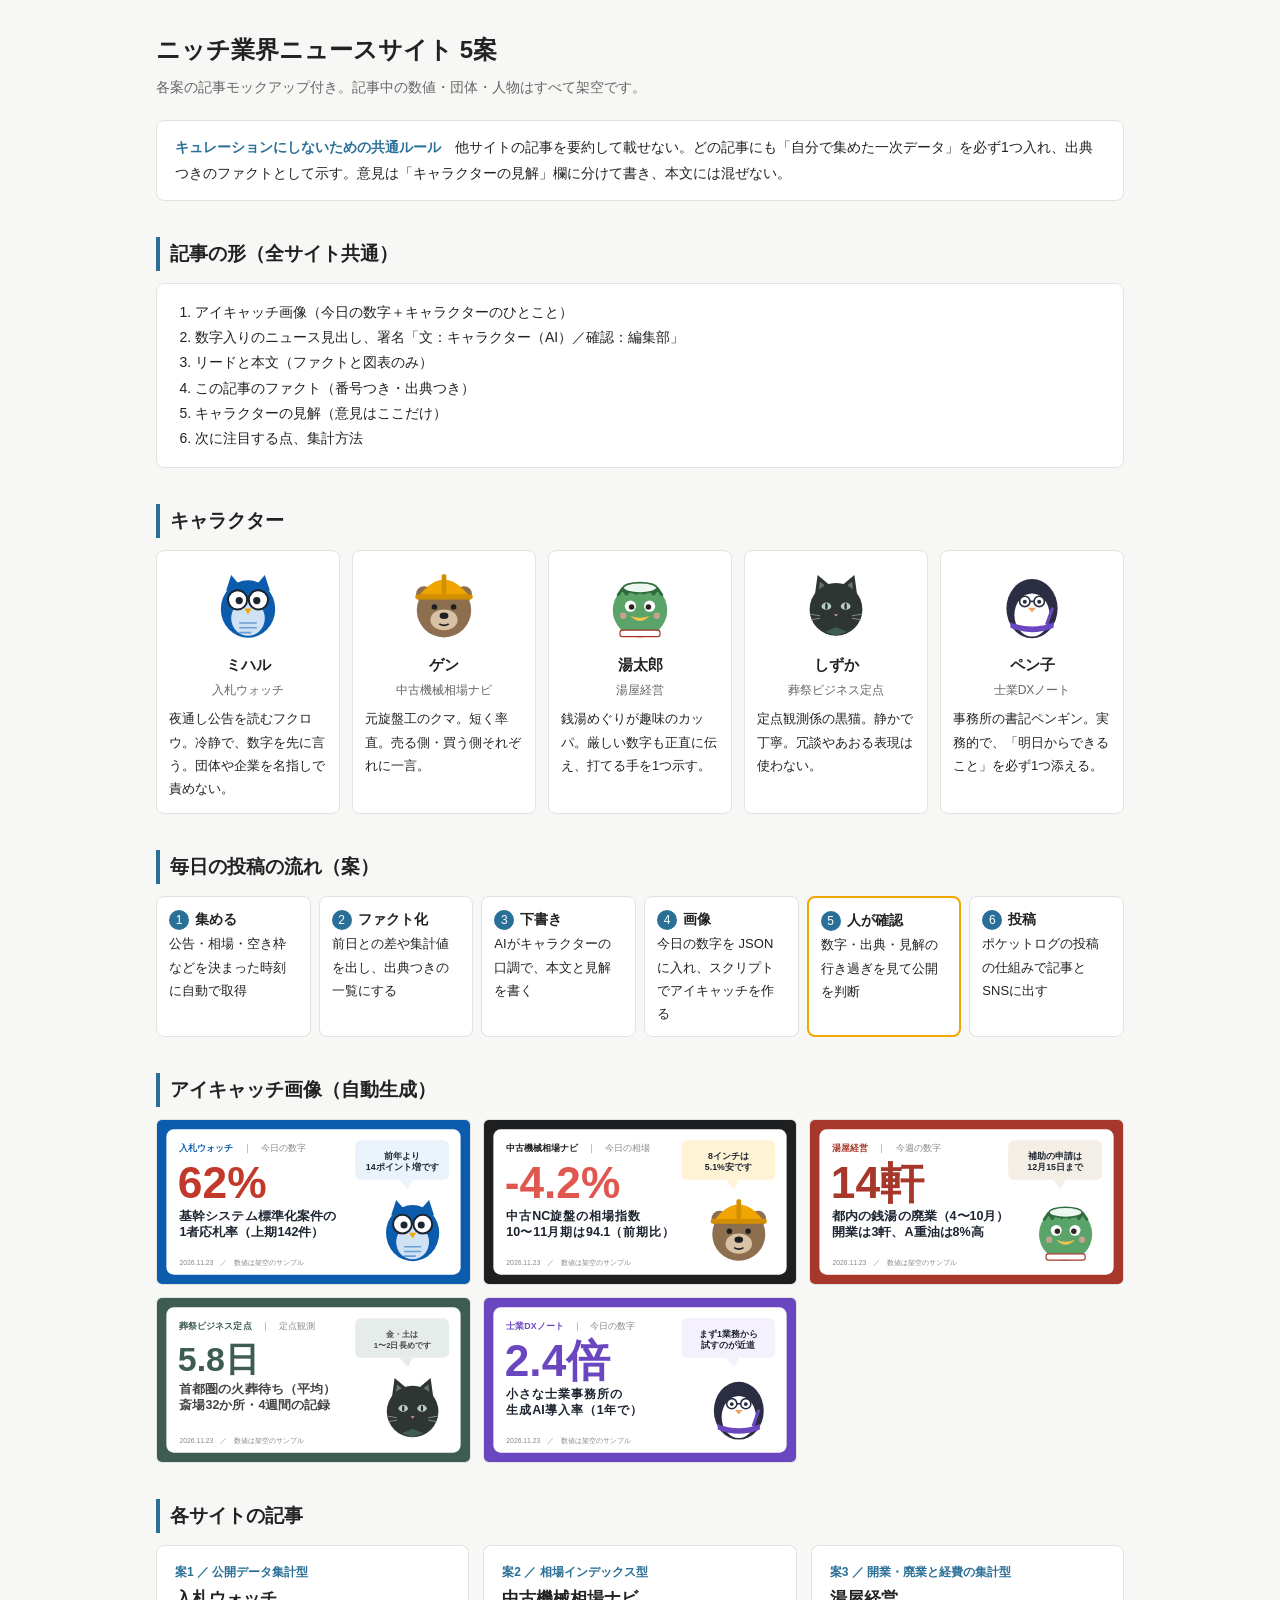
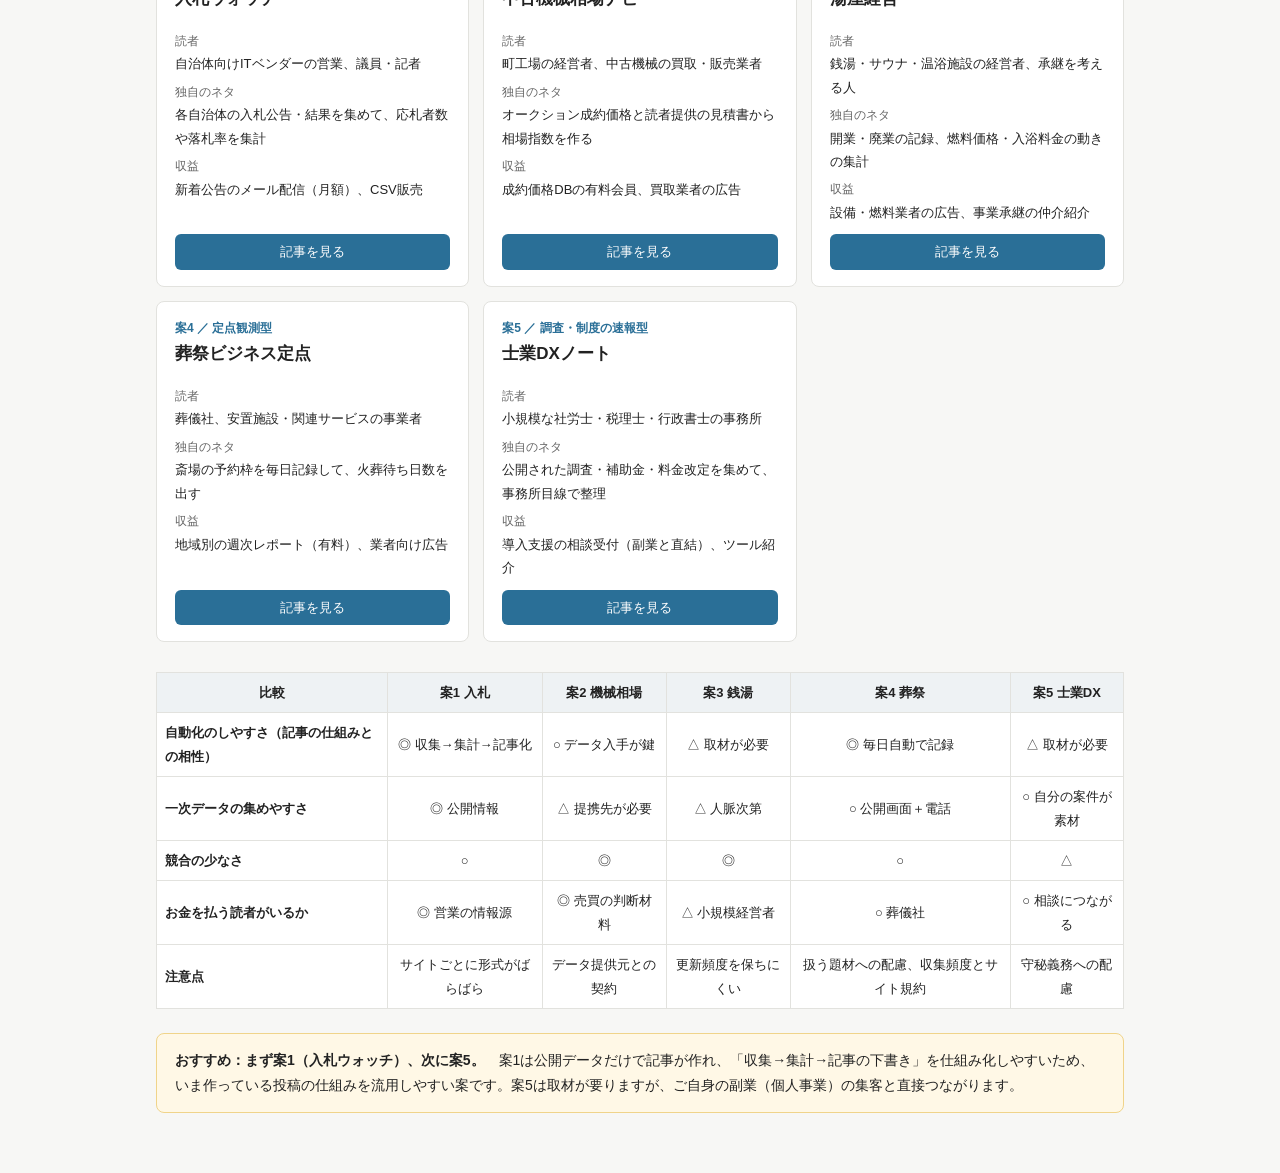
<file: index.html>
<!doctype html>
<html lang="ja">
<head>
<meta charset="utf-8">
<meta name="viewport" content="width=device-width, initial-scale=1">
<title>ニッチニュース5案</title>
<style>
  :root{--bg:#f7f7f5;--paper:#fff;--ink:#222;--sub:#666;--line:#e2e2de;--accent:#2a6f97}
  *{box-sizing:border-box}
  body{margin:0;background:var(--bg);color:var(--ink);font-family:"Yu Gothic UI","Meiryo",sans-serif;line-height:1.8}
  main{max-width:1000px;margin:0 auto;padding:28px 16px 60px}
  h1{font-size:24px;margin:0 0 4px}
  .sub{color:var(--sub);font-size:14px}
  .rule{background:var(--paper);border:1px solid var(--line);border-radius:8px;padding:14px 18px;margin:20px 0;font-size:14px}
  .rule b{color:var(--accent)}
  .cards{display:grid;grid-template-columns:repeat(auto-fill,minmax(290px,1fr));gap:14px}
  .card{background:var(--paper);border:1px solid var(--line);border-radius:8px;padding:16px 18px;display:flex;flex-direction:column}
  .card h2{font-size:17px;margin:0}
  .card .no{font-size:12px;color:var(--accent);font-weight:700}
  .card dl{margin:10px 0;font-size:13px}
  .card dt{color:var(--sub);font-size:12px;margin-top:6px}
  .card dd{margin:0}
  .card a{margin-top:auto;display:inline-block;background:var(--accent);color:#fff;text-decoration:none;padding:6px 12px;border-radius:6px;font-size:13px;text-align:center}
  .tbl{overflow-x:auto;margin-top:30px}
  table{border-collapse:collapse;width:100%;min-width:720px;background:var(--paper);font-size:13px}
  th,td{border:1px solid var(--line);padding:8px;text-align:center}
  th{background:#eef2f4}
  td:first-child{text-align:left;font-weight:600}
  .rec{background:#fff8e6;border:1px solid #f0d48a;border-radius:8px;padding:14px 18px;margin-top:24px;font-size:14px}
  h2.sec{font-size:19px;margin:36px 0 12px;border-left:4px solid var(--accent);padding-left:10px}
  .chars{display:grid;grid-template-columns:repeat(auto-fill,minmax(180px,1fr));gap:12px}
  .ch{background:var(--paper);border:1px solid var(--line);border-radius:8px;padding:12px;text-align:center;font-size:13px}
  .ch img{width:80px;height:80px}
  .ch b{display:block;font-size:15px}
  .ch .site{color:var(--sub);font-size:12px}
  .ch p{text-align:left;margin:6px 0 0}
  .flow{display:grid;grid-template-columns:repeat(auto-fit,minmax(150px,1fr));gap:8px;counter-reset:f}
  .flow div{background:var(--paper);border:1px solid var(--line);border-radius:8px;padding:10px 12px;font-size:13px;counter-increment:f}
  .flow div::before{content:counter(f);display:inline-block;width:20px;height:20px;border-radius:50%;background:var(--accent);color:#fff;text-align:center;line-height:20px;font-size:12px;margin-right:6px}
  .flow b{font-size:14px}
  .flow .human{border:2px solid #f0a500}
  .shots{display:grid;grid-template-columns:repeat(auto-fill,minmax(280px,1fr));gap:12px}
  .shots img{width:100%;height:auto;border-radius:6px;border:1px solid var(--line)}
  .format{background:var(--paper);border:1px solid var(--line);border-radius:8px;padding:12px 18px;font-size:14px}
  .format ol{margin:4px 0;padding-left:20px}
</style>
</head>
<body>
<main>
  <h1>ニッチ業界ニュースサイト 5案</h1>
  <div class="sub">各案の記事モックアップ付き。記事中の数値・団体・人物はすべて架空です。</div>

  <div class="rule"><b>キュレーションにしないための共通ルール</b>　他サイトの記事を要約して載せない。どの記事にも「自分で集めた一次データ」を必ず1つ入れ、出典つきのファクトとして示す。意見は「キャラクターの見解」欄に分けて書き、本文には混ぜない。</div>

  <h2 class="sec">記事の形（全サイト共通）</h2>
  <div class="format"><ol>
    <li>アイキャッチ画像（今日の数字＋キャラクターのひとこと）</li>
    <li>数字入りのニュース見出し、署名「文：キャラクター（AI）／確認：編集部」</li>
    <li>リードと本文（ファクトと図表のみ）</li>
    <li>この記事のファクト（番号つき・出典つき）</li>
    <li>キャラクターの見解（意見はここだけ）</li>
    <li>次に注目する点、集計方法</li>
  </ol></div>

  <h2 class="sec">キャラクター</h2>
  <div class="chars">
    <div class="ch"><img src="images/char-01.svg" alt=""><b>ミハル</b><span class="site">入札ウォッチ</span><p>夜通し公告を読むフクロウ。冷静で、数字を先に言う。団体や企業を名指しで責めない。</p></div>
    <div class="ch"><img src="images/char-02.svg" alt=""><b>ゲン</b><span class="site">中古機械相場ナビ</span><p>元旋盤工のクマ。短く率直。売る側・買う側それぞれに一言。</p></div>
    <div class="ch"><img src="images/char-03.svg" alt=""><b>湯太郎</b><span class="site">湯屋経営</span><p>銭湯めぐりが趣味のカッパ。厳しい数字も正直に伝え、打てる手を1つ示す。</p></div>
    <div class="ch"><img src="images/char-04.svg" alt=""><b>しずか</b><span class="site">葬祭ビジネス定点</span><p>定点観測係の黒猫。静かで丁寧。冗談やあおる表現は使わない。</p></div>
    <div class="ch"><img src="images/char-05.svg" alt=""><b>ペン子</b><span class="site">士業DXノート</span><p>事務所の書記ペンギン。実務的で、「明日からできること」を必ず1つ添える。</p></div>
  </div>

  <h2 class="sec">毎日の投稿の流れ（案）</h2>
  <div class="flow">
    <div><b>集める</b><br>公告・相場・空き枠などを決まった時刻に自動で取得</div>
    <div><b>ファクト化</b><br>前日との差や集計値を出し、出典つきの一覧にする</div>
    <div><b>下書き</b><br>AIがキャラクターの口調で、本文と見解を書く</div>
    <div><b>画像</b><br>今日の数字を JSON に入れ、スクリプトでアイキャッチを作る</div>
    <div class="human"><b>人が確認</b><br>数字・出典・見解の行き過ぎを見て公開を判断</div>
    <div><b>投稿</b><br>ポケットログの投稿の仕組みで記事とSNSに出す</div>
  </div>

  <h2 class="sec">アイキャッチ画像（自動生成）</h2>
  <div class="shots">
    <img src="images/eyecatch-01.svg" alt="入札ウォッチのアイキャッチ">
    <img src="images/eyecatch-02.svg" alt="中古機械相場ナビのアイキャッチ">
    <img src="images/eyecatch-03.svg" alt="湯屋経営のアイキャッチ">
    <img src="images/eyecatch-04.svg" alt="葬祭ビジネス定点のアイキャッチ">
    <img src="images/eyecatch-05.svg" alt="士業DXノートのアイキャッチ">
  </div>

  <h2 class="sec">各サイトの記事</h2>

  <div class="cards">
    <div class="card"><div class="no">案1 ／ 公開データ集計型</div><h2>入札ウォッチ</h2><dl>
      <dt>読者</dt><dd>自治体向けITベンダーの営業、議員・記者</dd>
      <dt>独自のネタ</dt><dd>各自治体の入札公告・結果を集めて、応札者数や落札率を集計</dd>
      <dt>収益</dt><dd>新着公告のメール配信（月額）、CSV販売</dd></dl>
      <a href="01-nyusatsu.html">記事を見る</a></div>

    <div class="card"><div class="no">案2 ／ 相場インデックス型</div><h2>中古機械相場ナビ</h2><dl>
      <dt>読者</dt><dd>町工場の経営者、中古機械の買取・販売業者</dd>
      <dt>独自のネタ</dt><dd>オークション成約価格と読者提供の見積書から相場指数を作る</dd>
      <dt>収益</dt><dd>成約価格DBの有料会員、買取業者の広告</dd></dl>
      <a href="02-kikai-souba.html">記事を見る</a></div>

    <div class="card"><div class="no">案3 ／ 開業・廃業と経費の集計型</div><h2>湯屋経営</h2><dl>
      <dt>読者</dt><dd>銭湯・サウナ・温浴施設の経営者、承継を考える人</dd>
      <dt>独自のネタ</dt><dd>開業・廃業の記録、燃料価格・入浴料金の動きの集計</dd>
      <dt>収益</dt><dd>設備・燃料業者の広告、事業承継の仲介紹介</dd></dl>
      <a href="03-sento.html">記事を見る</a></div>

    <div class="card"><div class="no">案4 ／ 定点観測型</div><h2>葬祭ビジネス定点</h2><dl>
      <dt>読者</dt><dd>葬儀社、安置施設・関連サービスの事業者</dd>
      <dt>独自のネタ</dt><dd>斎場の予約枠を毎日記録して、火葬待ち日数を出す</dd>
      <dt>収益</dt><dd>地域別の週次レポート（有料）、業者向け広告</dd></dl>
      <a href="04-sosai.html">記事を見る</a></div>

    <div class="card"><div class="no">案5 ／ 調査・制度の速報型</div><h2>士業DXノート</h2><dl>
      <dt>読者</dt><dd>小規模な社労士・税理士・行政書士の事務所</dd>
      <dt>独自のネタ</dt><dd>公開された調査・補助金・料金改定を集めて、事務所目線で整理</dd>
      <dt>収益</dt><dd>導入支援の相談受付（副業と直結）、ツール紹介</dd></dl>
      <a href="05-shigyo-ai.html">記事を見る</a></div>
  </div>

  <div class="tbl"><table>
    <tr><th>比較</th><th>案1 入札</th><th>案2 機械相場</th><th>案3 銭湯</th><th>案4 葬祭</th><th>案5 士業DX</th></tr>
    <tr><td>自動化のしやすさ（記事の仕組みとの相性）</td><td>◎ 収集→集計→記事化</td><td>○ データ入手が鍵</td><td>△ 取材が必要</td><td>◎ 毎日自動で記録</td><td>△ 取材が必要</td></tr>
    <tr><td>一次データの集めやすさ</td><td>◎ 公開情報</td><td>△ 提携先が必要</td><td>△ 人脈次第</td><td>○ 公開画面＋電話</td><td>○ 自分の案件が素材</td></tr>
    <tr><td>競合の少なさ</td><td>○</td><td>◎</td><td>◎</td><td>○</td><td>△</td></tr>
    <tr><td>お金を払う読者がいるか</td><td>◎ 営業の情報源</td><td>◎ 売買の判断材料</td><td>△ 小規模経営者</td><td>○ 葬儀社</td><td>○ 相談につながる</td></tr>
    <tr><td>注意点</td><td>サイトごとに形式がばらばら</td><td>データ提供元との契約</td><td>更新頻度を保ちにくい</td><td>扱う題材への配慮、収集頻度とサイト規約</td><td>守秘義務への配慮</td></tr>
  </table></div>

  <div class="rec"><b>おすすめ：まず案1（入札ウォッチ）、次に案5。</b>　案1は公開データだけで記事が作れ、「収集→集計→記事の下書き」を仕組み化しやすいため、いま作っている投稿の仕組みを流用しやすい案です。案5は取材が要りますが、ご自身の副業（個人事業）の集客と直接つながります。</div>
</main>
</body>
</html>
</file>
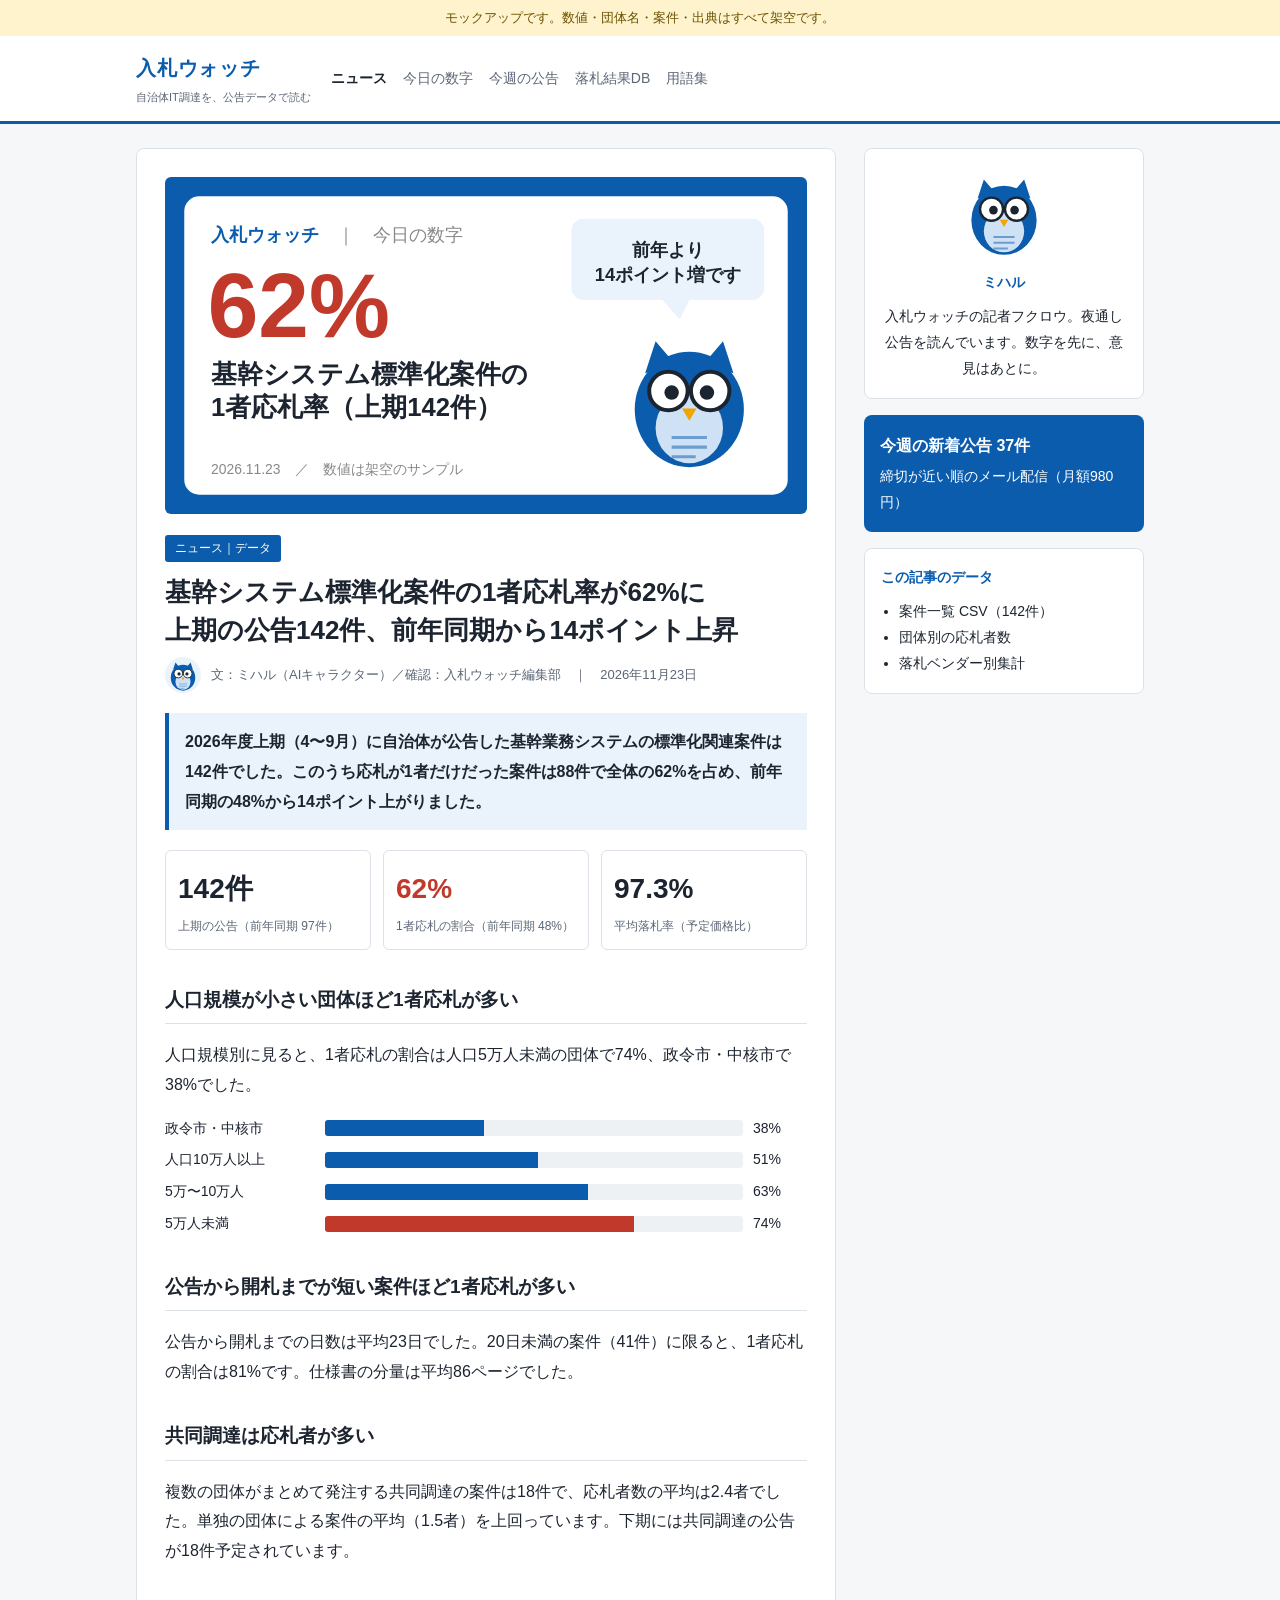
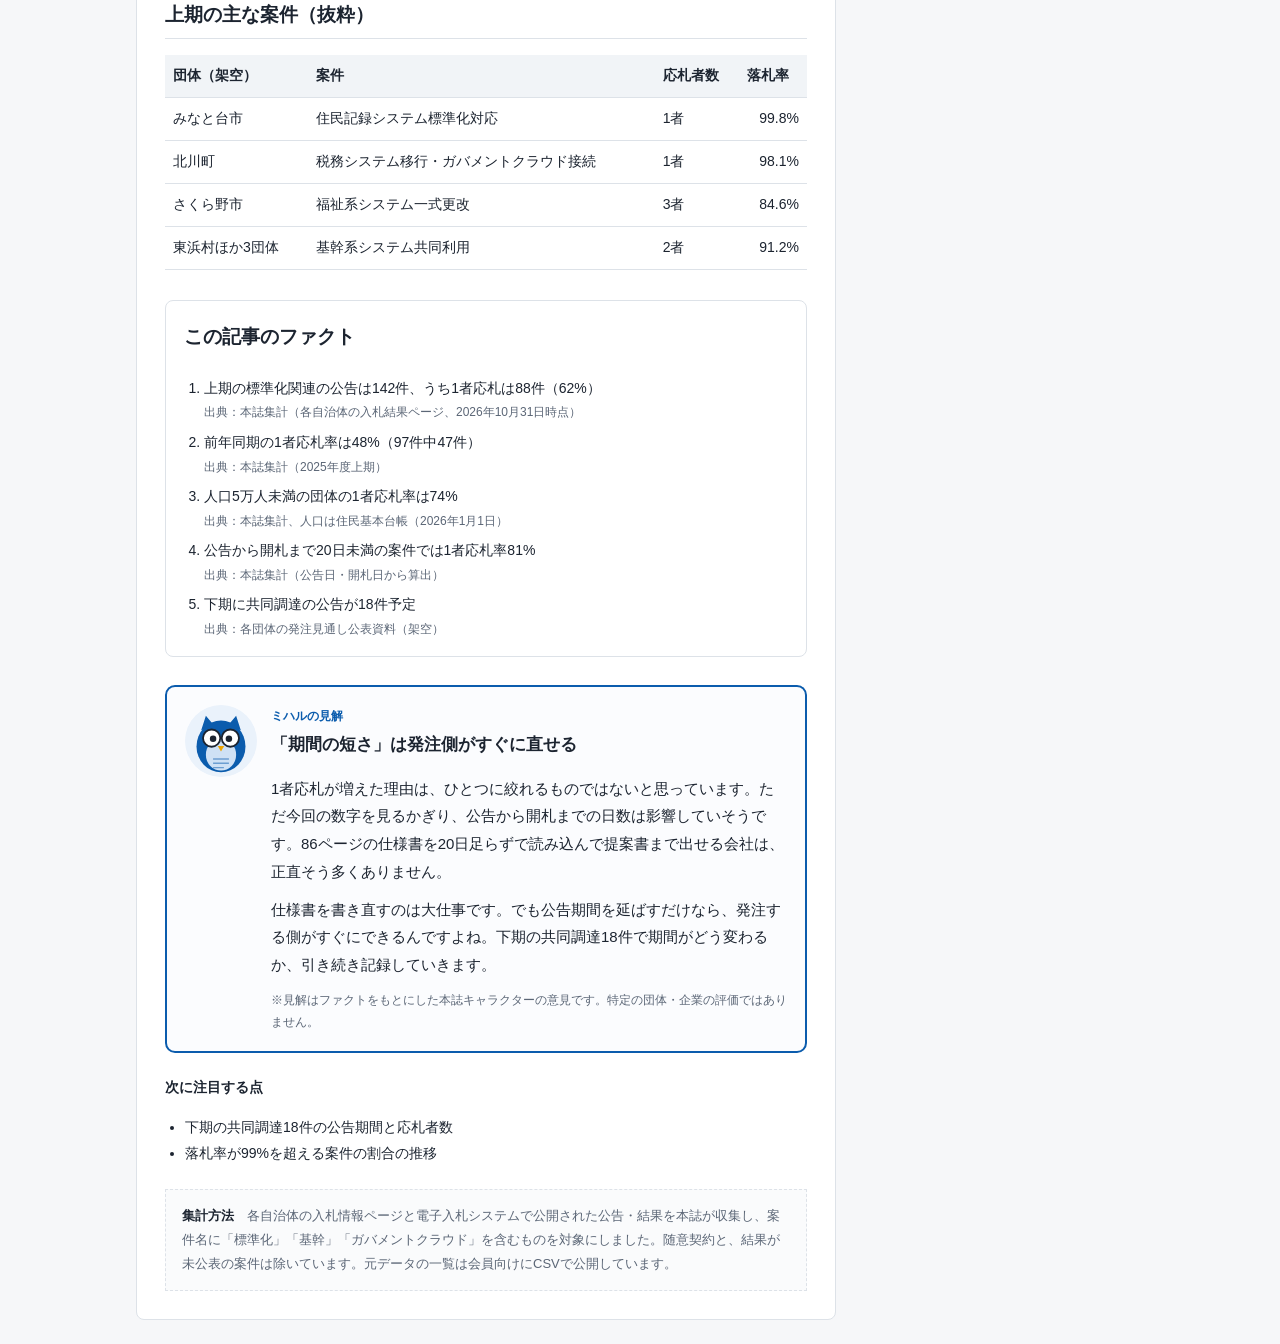
<file: 01-nyusatsu.html>
<!doctype html>
<html lang="ja">
<head>
<meta charset="utf-8">
<meta name="viewport" content="width=device-width, initial-scale=1">
<title>自治体IT入札ウォッチ</title>
<style>
  :root{--bg:#f6f7f9;--paper:#fff;--ink:#1c2430;--sub:#5b6676;--line:#dde2e8;--accent:#0b5cad;--warn:#c0392b;--soft:#eaf2fb}
  *{box-sizing:border-box}
  body{margin:0;background:var(--bg);color:var(--ink);font-family:"Hiragino Sans","Yu Gothic UI","Meiryo",sans-serif;line-height:1.85}
  .mock{background:#fff3cd;color:#6b5200;text-align:center;font-size:13px;padding:6px 16px}
  header{background:var(--paper);border-bottom:3px solid var(--accent)}
  .bar{max-width:1040px;margin:0 auto;padding:14px 16px;display:flex;align-items:center;gap:20px;flex-wrap:wrap}
  .logo{font-weight:800;font-size:20px;color:var(--accent);letter-spacing:.04em}
  .logo small{display:block;font-size:11px;color:var(--sub);font-weight:400;letter-spacing:0}
  nav{display:flex;gap:16px;font-size:14px;color:var(--sub);flex-wrap:wrap}
  nav b{color:var(--ink)}
  .wrap{max-width:1040px;margin:0 auto;padding:24px 16px;display:grid;grid-template-columns:minmax(0,1fr) 280px;gap:28px}
  @media(max-width:820px){.wrap{grid-template-columns:minmax(0,1fr)}.row{grid-template-columns:110px 1fr 44px}}
  article{min-width:0;background:var(--paper);border:1px solid var(--line);border-radius:8px;padding:28px}
  @media(max-width:560px){article{padding:18px}}
  .eyecatch{width:100%;height:auto;border-radius:6px;display:block;margin-bottom:18px}
  .cat{display:inline-block;background:var(--accent);color:#fff;font-size:12px;padding:2px 10px;border-radius:3px}
  h1{font-size:26px;line-height:1.45;margin:12px 0 8px}
  .byline{display:flex;align-items:center;gap:10px;font-size:13px;color:var(--sub)}
  .byline img{width:36px;height:36px;border-radius:50%;background:var(--soft)}
  .lead{background:var(--soft);border-left:4px solid var(--accent);padding:14px 16px;margin:20px 0;font-weight:600}
  h2{font-size:19px;border-bottom:1px solid var(--line);padding-bottom:6px;margin-top:32px}
  .kpis{display:grid;grid-template-columns:repeat(3,1fr);gap:12px;margin:20px 0}
  @media(max-width:560px){.kpis{grid-template-columns:1fr}}
  .kpi{border:1px solid var(--line);border-radius:6px;padding:12px}
  .kpi .n{font-size:28px;font-weight:800}
  .kpi .l{font-size:12px;color:var(--sub)}
  .kpi.warn .n{color:var(--warn)}
  .bars{margin:16px 0}
  .row{display:grid;grid-template-columns:150px 1fr 54px;align-items:center;gap:10px;font-size:14px;margin:6px 0}
  .track{background:#eef1f4;height:16px;border-radius:3px;overflow:hidden}
  .fill{height:100%;background:var(--accent)}
  .fill.hi{background:var(--warn)}
  .tbl{overflow-x:auto}
  table{border-collapse:collapse;width:100%;font-size:14px;min-width:520px}
  th,td{border-bottom:1px solid var(--line);padding:8px;text-align:left}
  th{background:#f1f4f7;font-weight:600}
  td.num{text-align:right;font-variant-numeric:tabular-nums}
  .facts{border:1px solid var(--line);border-radius:8px;padding:6px 18px 10px;margin-top:30px}
  .facts h2{border:none;margin-top:12px}
  .facts ol{padding-left:20px;margin:0;font-size:14px}
  .facts li{margin:6px 0}
  .src{display:block;font-size:12px;color:var(--sub)}
  .opinion{display:grid;grid-template-columns:72px 1fr;gap:14px;margin-top:28px;background:#fbfcfe;border:2px solid var(--accent);border-radius:10px;padding:18px}
  .opinion img{width:72px;height:72px;border-radius:50%;background:var(--soft)}
  .opinion .who{font-size:12px;color:var(--accent);font-weight:700}
  .opinion h2{border:none;margin:2px 0 8px;font-size:17px}
  .opinion p{margin:0 0 10px;font-size:15px}
  .opinion .disc{font-size:12px;color:var(--sub);margin:0}
  .next{margin-top:22px;font-size:14px}
  .next ul{padding-left:20px}
  .method{background:#fafbfc;border:1px dashed var(--line);padding:14px 16px;font-size:13px;color:var(--sub);margin-top:22px}
  .method b{color:var(--ink)}
  aside .box{background:var(--paper);border:1px solid var(--line);border-radius:8px;padding:16px;margin-bottom:16px;font-size:14px}
  aside h3{font-size:14px;margin:0 0 8px;color:var(--accent)}
  aside ul{margin:0;padding-left:18px}
  .char{text-align:center}
  .char img{width:96px;height:96px}
  .cta{background:var(--accent);color:#fff;border-radius:8px;padding:16px;font-size:14px;margin-bottom:16px}
  .cta b{display:block;font-size:16px;margin-bottom:4px}
</style>
</head>
<body>
<div class="mock">モックアップです。数値・団体名・案件・出典はすべて架空です。</div>
<header><div class="bar">
  <div class="logo">入札ウォッチ<small>自治体IT調達を、公告データで読む</small></div>
  <nav><b>ニュース</b><span>今日の数字</span><span>今週の公告</span><span>落札結果DB</span><span>用語集</span></nav>
</div></header>

<div class="wrap">
<article>
  <img class="eyecatch" src="images/eyecatch-01.svg" alt="今日の数字：基幹システム標準化案件の1者応札率62%">
  <span class="cat">ニュース｜データ</span>
  <h1>基幹システム標準化案件の1者応札率が62%に<br>上期の公告142件、前年同期から14ポイント上昇</h1>
  <div class="byline"><img src="images/char-01.svg" alt="">文：ミハル（AIキャラクター）／確認：入札ウォッチ編集部　｜　2026年11月23日</div>

  <p class="lead">2026年度上期（4〜9月）に自治体が公告した基幹業務システムの標準化関連案件は142件でした。このうち応札が1者だけだった案件は88件で全体の62%を占め、前年同期の48%から14ポイント上がりました。</p>

  <div class="kpis">
    <div class="kpi"><div class="n">142件</div><div class="l">上期の公告（前年同期 97件）</div></div>
    <div class="kpi warn"><div class="n">62%</div><div class="l">1者応札の割合（前年同期 48%）</div></div>
    <div class="kpi"><div class="n">97.3%</div><div class="l">平均落札率（予定価格比）</div></div>
  </div>

  <h2>人口規模が小さい団体ほど1者応札が多い</h2>
  <p>人口規模別に見ると、1者応札の割合は人口5万人未満の団体で74%、政令市・中核市で38%でした。</p>
  <div class="bars">
    <div class="row"><span>政令市・中核市</span><div class="track"><div class="fill" style="width:38%"></div></div><span>38%</span></div>
    <div class="row"><span>人口10万人以上</span><div class="track"><div class="fill" style="width:51%"></div></div><span>51%</span></div>
    <div class="row"><span>5万〜10万人</span><div class="track"><div class="fill" style="width:63%"></div></div><span>63%</span></div>
    <div class="row"><span>5万人未満</span><div class="track"><div class="fill hi" style="width:74%"></div></div><span>74%</span></div>
  </div>

  <h2>公告から開札までが短い案件ほど1者応札が多い</h2>
  <p>公告から開札までの日数は平均23日でした。20日未満の案件（41件）に限ると、1者応札の割合は81%です。仕様書の分量は平均86ページでした。</p>

  <h2>共同調達は応札者が多い</h2>
  <p>複数の団体がまとめて発注する共同調達の案件は18件で、応札者数の平均は2.4者でした。単独の団体による案件の平均（1.5者）を上回っています。下期には共同調達の公告が18件予定されています。</p>

  <h2>上期の主な案件（抜粋）</h2>
  <div class="tbl"><table>
    <tr><th>団体（架空）</th><th>案件</th><th>応札者数</th><th class="num">落札率</th></tr>
    <tr><td>みなと台市</td><td>住民記録システム標準化対応</td><td>1者</td><td class="num">99.8%</td></tr>
    <tr><td>北川町</td><td>税務システム移行・ガバメントクラウド接続</td><td>1者</td><td class="num">98.1%</td></tr>
    <tr><td>さくら野市</td><td>福祉系システム一式更改</td><td>3者</td><td class="num">84.6%</td></tr>
    <tr><td>東浜村ほか3団体</td><td>基幹系システム共同利用</td><td>2者</td><td class="num">91.2%</td></tr>
  </table></div>

  <section class="facts">
    <h2>この記事のファクト</h2>
    <ol>
      <li>上期の標準化関連の公告は142件、うち1者応札は88件（62%）<span class="src">出典：本誌集計（各自治体の入札結果ページ、2026年10月31日時点）</span></li>
      <li>前年同期の1者応札率は48%（97件中47件）<span class="src">出典：本誌集計（2025年度上期）</span></li>
      <li>人口5万人未満の団体の1者応札率は74%<span class="src">出典：本誌集計、人口は住民基本台帳（2026年1月1日）</span></li>
      <li>公告から開札まで20日未満の案件では1者応札率81%<span class="src">出典：本誌集計（公告日・開札日から算出）</span></li>
      <li>下期に共同調達の公告が18件予定<span class="src">出典：各団体の発注見通し公表資料（架空）</span></li>
    </ol>
  </section>

  <section class="opinion">
    <img src="images/char-01.svg" alt="ミハル">
    <div>
      <div class="who">ミハルの見解</div>
      <h2>「期間の短さ」は発注側がすぐに直せる</h2>
      <p>1者応札が増えた理由は、ひとつに絞れるものではないと思っています。ただ今回の数字を見るかぎり、公告から開札までの日数は影響していそうです。86ページの仕様書を20日足らずで読み込んで提案書まで出せる会社は、正直そう多くありません。</p>
      <p>仕様書を書き直すのは大仕事です。でも公告期間を延ばすだけなら、発注する側がすぐにできるんですよね。下期の共同調達18件で期間がどう変わるか、引き続き記録していきます。</p>
      <p class="disc">※見解はファクトをもとにした本誌キャラクターの意見です。特定の団体・企業の評価ではありません。</p>
    </div>
  </section>

  <div class="next"><b>次に注目する点</b><ul><li>下期の共同調達18件の公告期間と応札者数</li><li>落札率が99%を超える案件の割合の推移</li></ul></div>

  <div class="method"><b>集計方法</b>　各自治体の入札情報ページと電子入札システムで公開された公告・結果を本誌が収集し、案件名に「標準化」「基幹」「ガバメントクラウド」を含むものを対象にしました。随意契約と、結果が未公表の案件は除いています。元データの一覧は会員向けにCSVで公開しています。</div>
</article>

<aside>
  <div class="box char"><img src="images/char-01.svg" alt=""><h3>ミハル</h3>入札ウォッチの記者フクロウ。夜通し公告を読んでいます。数字を先に、意見はあとに。</div>
  <div class="cta"><b>今週の新着公告 37件</b>締切が近い順のメール配信（月額980円）</div>
  <div class="box"><h3>この記事のデータ</h3><ul><li>案件一覧 CSV（142件）</li><li>団体別の応札者数</li><li>落札ベンダー別集計</li></ul></div>
</aside>
</div>
</body>
</html>
</file>
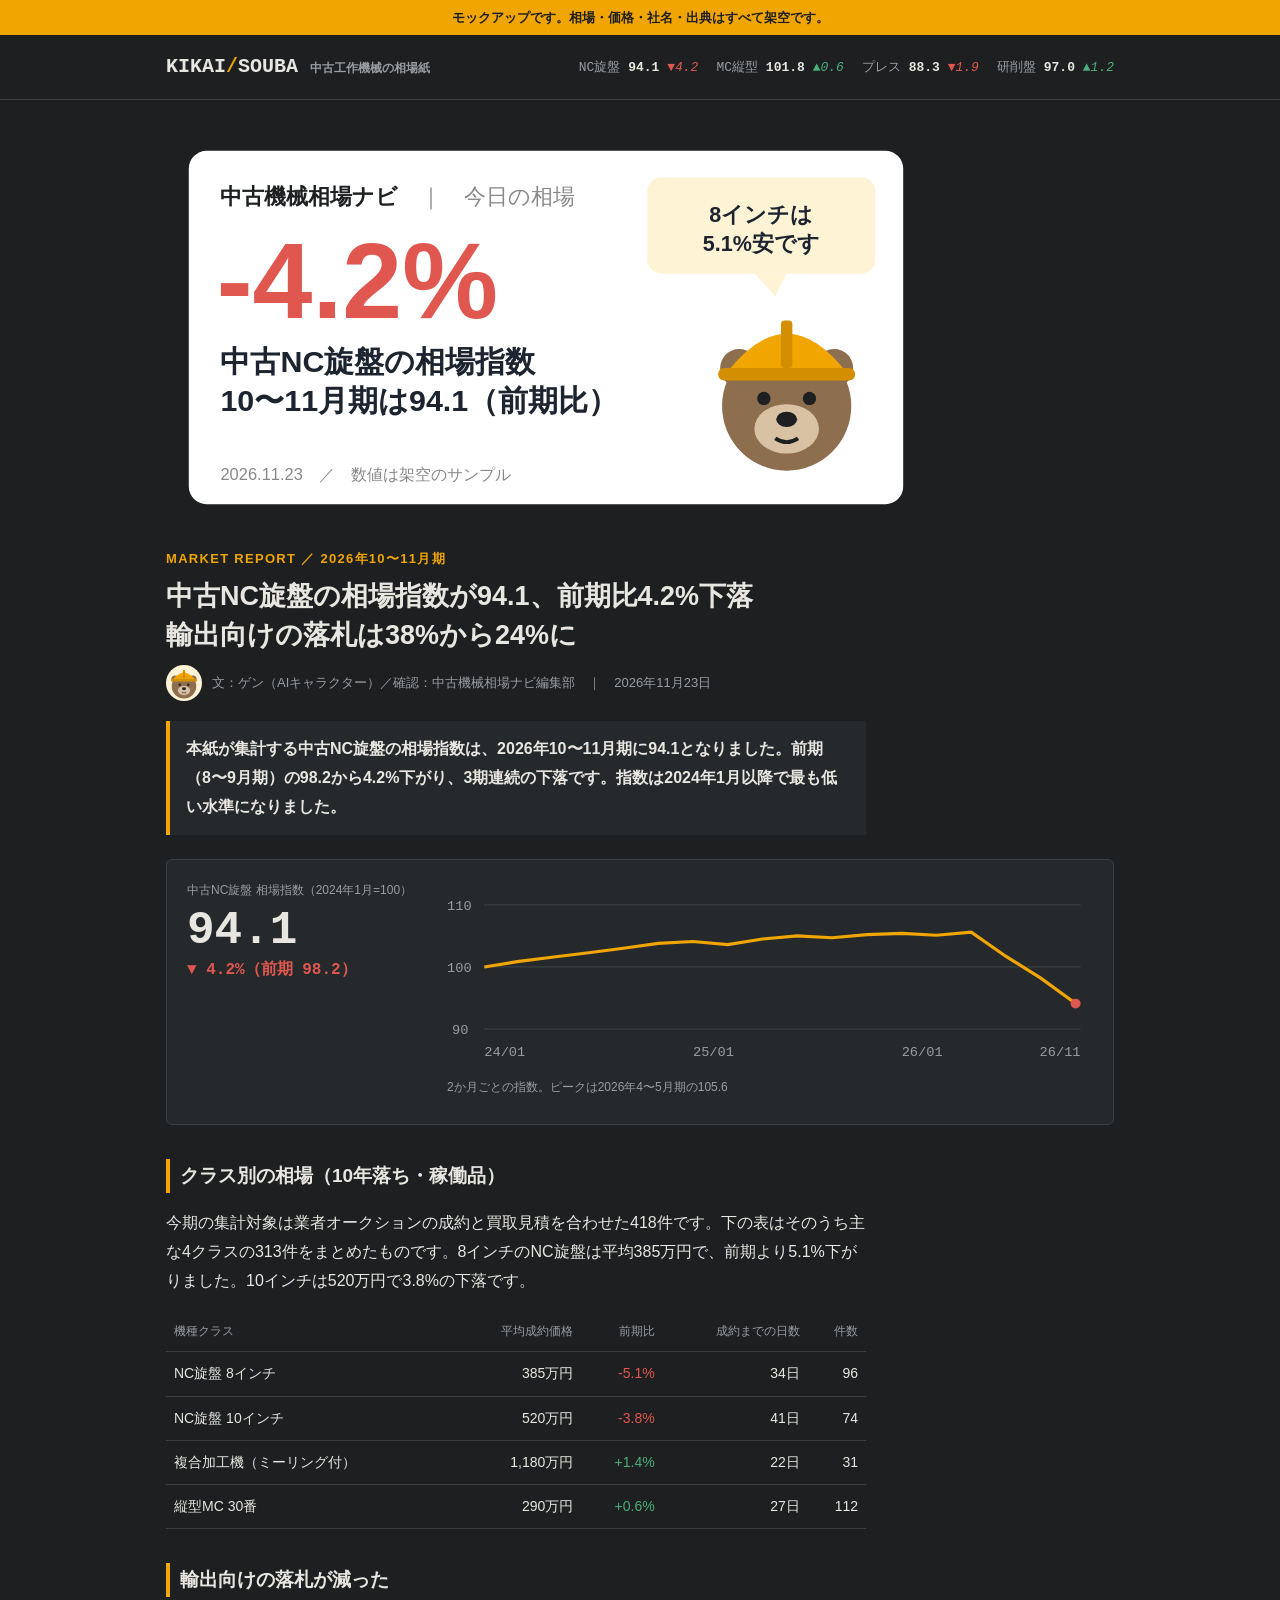
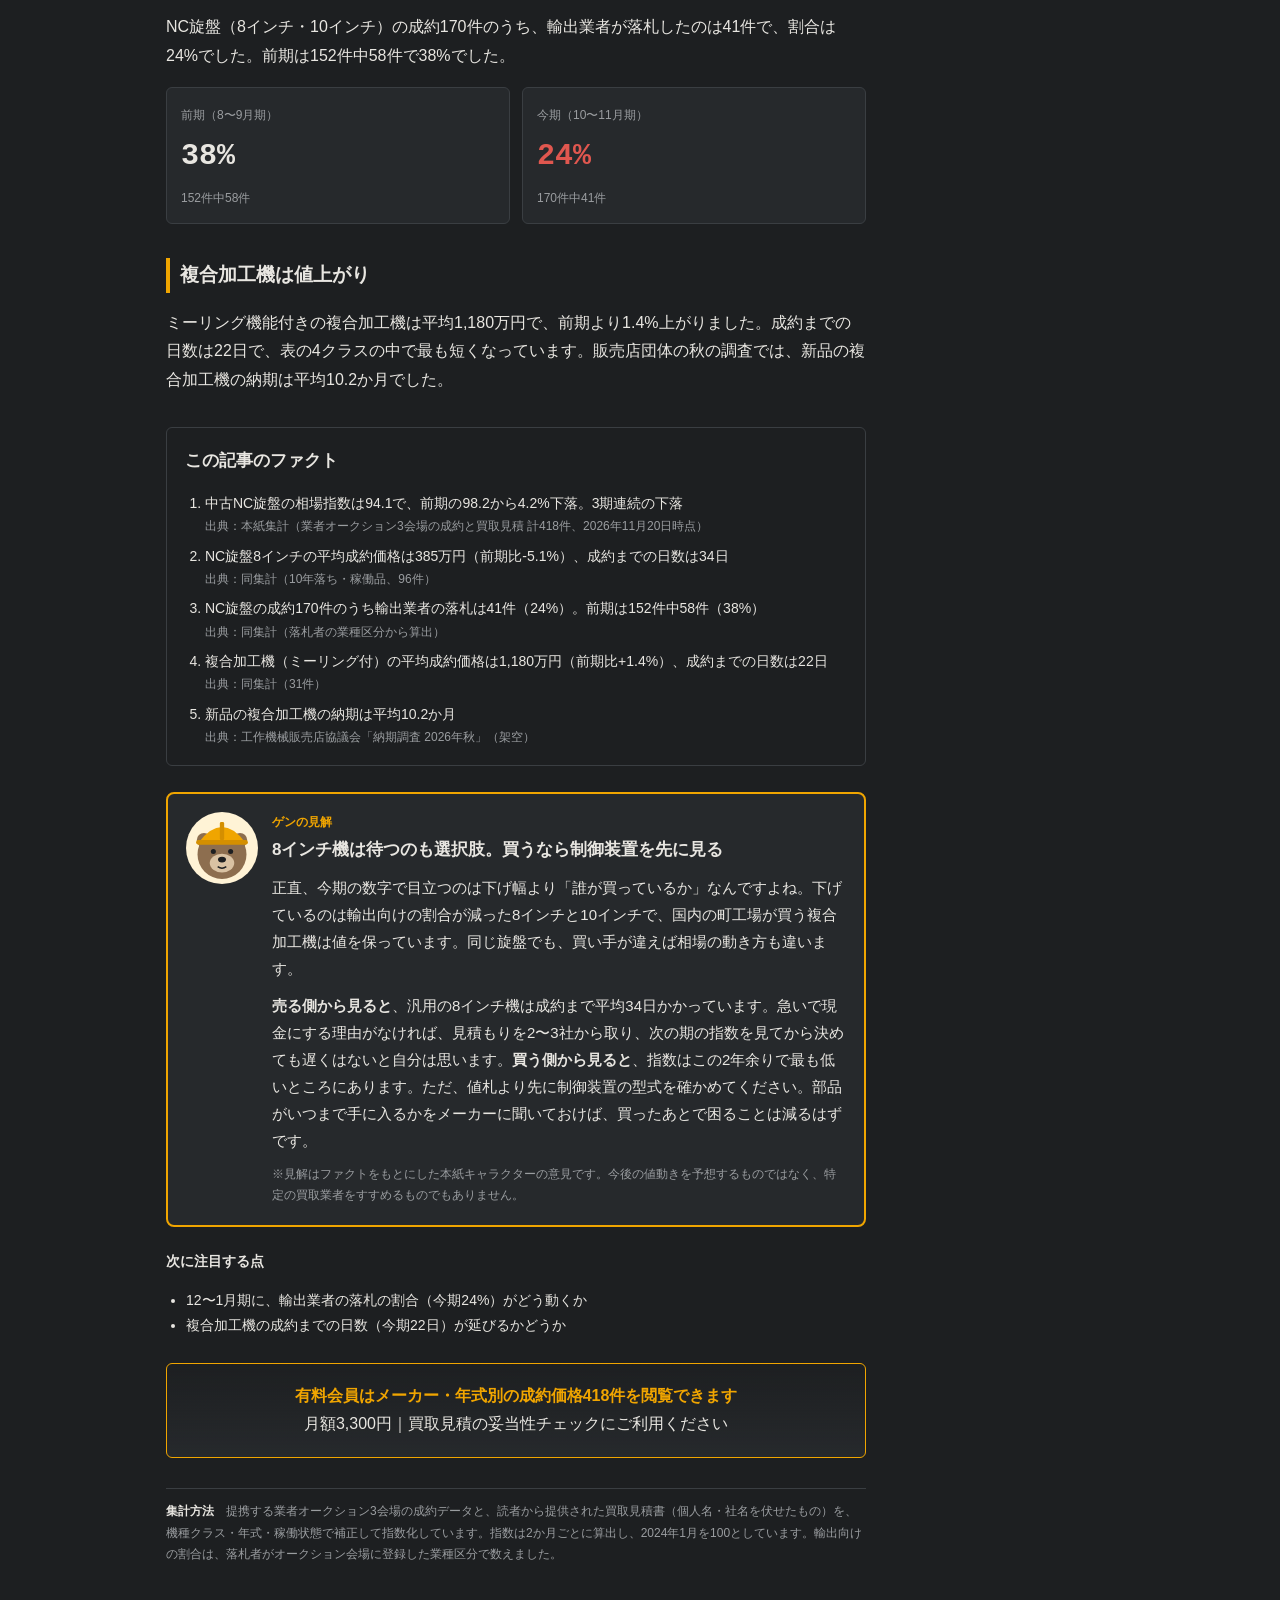
<file: 02-kikai-souba.html>
<!doctype html>
<html lang="ja">
<head>
<meta charset="utf-8">
<meta name="viewport" content="width=device-width, initial-scale=1">
<title>中古機械相場ナビ</title>
<style>
  :root{--bg:#1d1f21;--paper:#26292c;--ink:#e8e6e1;--sub:#9a9da0;--line:#3a3e42;--accent:#f0a500;--up:#4caf7a;--down:#e0574f}
  *{box-sizing:border-box}
  body{margin:0;background:var(--bg);color:var(--ink);font-family:"Yu Gothic UI","Meiryo",sans-serif;line-height:1.8}
  .mock{background:#f0a500;color:#1d1f21;text-align:center;font-size:13px;padding:6px 16px;font-weight:600}
  header{border-bottom:1px solid var(--line)}
  .bar{max-width:980px;margin:0 auto;padding:14px 16px;display:flex;justify-content:space-between;align-items:center;flex-wrap:wrap;gap:12px}
  .logo{font-family:"Consolas","BIZ UDGothic",monospace;font-weight:700;font-size:20px}
  .logo span{color:var(--accent)}
  .ticker{font-family:Consolas,monospace;font-size:13px;display:flex;gap:18px;flex-wrap:wrap;color:var(--sub)}
  .ticker b{color:var(--ink)}
  .dn{color:var(--down)}.upc{color:var(--up)}
  main{max-width:980px;margin:0 auto;padding:28px 16px}
  .eyecatch{width:100%;max-width:760px;height:auto;border-radius:6px;display:block;margin-bottom:20px}
  .cat{color:var(--accent);font-size:13px;font-weight:700;letter-spacing:.1em}
  h1{font-size:27px;line-height:1.45;margin:6px 0 10px}
  @media(max-width:560px){h1{font-size:22px}}
  .byline{display:flex;align-items:center;gap:10px;font-size:13px;color:var(--sub)}
  .byline img{width:36px;height:36px;flex:none;border-radius:50%;background:#fff3d6}
  .lead{background:var(--paper);border-left:4px solid var(--accent);padding:14px 16px;margin:20px 0;font-weight:600;max-width:700px}
  .index{display:grid;grid-template-columns:240px minmax(0,1fr);gap:20px;background:var(--paper);border:1px solid var(--line);border-radius:6px;padding:20px;margin:24px 0}
  @media(max-width:640px){.index{grid-template-columns:minmax(0,1fr)}}
  .big{font-family:Consolas,monospace;font-size:46px;font-weight:700;line-height:1}
  .big small{font-size:16px;color:var(--down);display:block;margin-top:8px}
  .lbl{font-size:12px;color:var(--sub);margin-bottom:6px}
  svg{width:100%;height:auto}
  .body{max-width:700px}
  h2{font-size:19px;margin-top:34px;padding-left:10px;border-left:4px solid var(--accent)}
  .tbl{overflow-x:auto}
  table{border-collapse:collapse;width:100%;font-size:14px;min-width:560px;font-variant-numeric:tabular-nums}
  th,td{padding:9px 8px;border-bottom:1px solid var(--line);text-align:right}
  th:first-child,td:first-child{text-align:left}
  th{color:var(--sub);font-weight:400;font-size:12px}
  .share{display:grid;grid-template-columns:repeat(2,minmax(0,1fr));gap:12px;margin:14px 0}
  .share div{background:var(--paper);border:1px solid var(--line);border-radius:6px;padding:12px 14px}
  .share b{display:block;font-family:Consolas,monospace;font-size:30px}
  .share span{font-size:12px;color:var(--sub)}
  .facts{border:1px solid var(--line);border-radius:6px;padding:6px 18px 10px;margin-top:32px}
  .facts h2{border:none;padding-left:0;margin-top:12px;font-size:17px}
  .facts ol{padding-left:20px;margin:0;font-size:14px}
  .facts li{margin:6px 0}
  .src{display:block;font-size:12px;color:var(--sub)}
  .opinion{display:grid;grid-template-columns:72px minmax(0,1fr);gap:14px;margin-top:26px;background:var(--paper);border:2px solid var(--accent);border-radius:8px;padding:18px}
  @media(max-width:420px){.opinion{grid-template-columns:minmax(0,1fr)}}
  .opinion img{width:72px;height:72px;border-radius:50%;background:#fff3d6}
  .opinion .who{font-size:12px;color:var(--accent);font-weight:700}
  .opinion h2{border:none;padding-left:0;margin:2px 0 8px;font-size:17px}
  .opinion p{margin:0 0 10px;font-size:15px}
  .opinion .disc{font-size:12px;color:var(--sub);margin:0}
  .next{margin-top:22px;font-size:14px}
  .next ul{padding-left:20px}
  .note{font-size:12px;color:var(--sub);border-top:1px solid var(--line);margin-top:30px;padding-top:12px}
  .note b{color:var(--ink)}
  .paywall{margin-top:24px;background:linear-gradient(180deg,transparent,var(--paper));border:1px solid var(--accent);border-radius:6px;padding:18px;text-align:center}
  .paywall b{color:var(--accent)}
</style>
</head>
<body>
<div class="mock">モックアップです。相場・価格・社名・出典はすべて架空です。</div>
<header><div class="bar">
  <div class="logo">KIKAI<span>/</span>SOUBA <small style="font-size:12px;color:var(--sub);font-family:sans-serif">中古工作機械の相場紙</small></div>
  <div class="ticker"><span>NC旋盤 <b>94.1</b> <i class="dn">▼4.2</i></span><span>MC縦型 <b>101.8</b> <i class="upc">▲0.6</i></span><span>プレス <b>88.3</b> <i class="dn">▼1.9</i></span><span>研削盤 <b>97.0</b> <i class="upc">▲1.2</i></span></div>
</div></header>

<main>
  <img class="eyecatch" src="images/eyecatch-02.svg" alt="今日の相場：中古NC旋盤の相場指数が前期比4.2%下落">
  <div class="cat">MARKET REPORT ／ 2026年10〜11月期</div>
  <h1>中古NC旋盤の相場指数が94.1、前期比4.2%下落<br>輸出向けの落札は38%から24%に</h1>
  <div class="byline"><img src="images/char-02.svg" alt="">文：ゲン（AIキャラクター）／確認：中古機械相場ナビ編集部　｜　2026年11月23日</div>

  <p class="lead">本紙が集計する中古NC旋盤の相場指数は、2026年10〜11月期に94.1となりました。前期（8〜9月期）の98.2から4.2%下がり、3期連続の下落です。指数は2024年1月以降で最も低い水準になりました。</p>

  <section class="index">
    <div>
      <div class="lbl">中古NC旋盤 相場指数（2024年1月=100）</div>
      <div class="big">94.1<small>▼ 4.2%（前期 98.2）</small></div>
    </div>
    <div>
      <svg viewBox="0 0 520 150" role="img" aria-label="相場指数の推移。2026年4〜5月期の105.6をピークに3期連続で下落し、10〜11月期は94.1">
        <g stroke="#3a3e42" stroke-width="1"><line x1="30" y1="20" x2="510" y2="20"/><line x1="30" y1="70" x2="510" y2="70"/><line x1="30" y1="120" x2="510" y2="120"/></g>
        <g fill="#9a9da0" font-size="11" font-family="Consolas,monospace"><text x="0" y="24">110</text><text x="0" y="74">100</text><text x="4" y="124">90</text>
        <text x="30" y="142">24/01</text><text x="198" y="142">25/01</text><text x="366" y="142">26/01</text><text x="510" y="142" text-anchor="end">26/11</text></g>
        <polyline fill="none" stroke="#f0a500" stroke-width="2.5" points="30,70.0 58,65.5 86,62.0 114,58.5 142,55.0 170,51.0 198,49.5 226,52.0 254,47.5 282,45.0 310,46.5 338,44.0 366,43.0 394,44.5 422,42.0 450,61.5 478,79.0 506,99.5"/>
        <circle cx="506" cy="99.5" r="4" fill="#e0574f"/>
      </svg>
      <div class="lbl">2か月ごとの指数。ピークは2026年4〜5月期の105.6</div>
    </div>
  </section>

  <div class="body">
    <h2>クラス別の相場（10年落ち・稼働品）</h2>
    <p>今期の集計対象は業者オークションの成約と買取見積を合わせた418件です。下の表はそのうち主な4クラスの313件をまとめたものです。8インチのNC旋盤は平均385万円で、前期より5.1%下がりました。10インチは520万円で3.8%の下落です。</p>
    <div class="tbl"><table>
      <tr><th>機種クラス</th><th>平均成約価格</th><th>前期比</th><th>成約までの日数</th><th>件数</th></tr>
      <tr><td>NC旋盤 8インチ</td><td>385万円</td><td class="dn">-5.1%</td><td>34日</td><td>96</td></tr>
      <tr><td>NC旋盤 10インチ</td><td>520万円</td><td class="dn">-3.8%</td><td>41日</td><td>74</td></tr>
      <tr><td>複合加工機（ミーリング付）</td><td>1,180万円</td><td class="upc">+1.4%</td><td>22日</td><td>31</td></tr>
      <tr><td>縦型MC 30番</td><td>290万円</td><td class="upc">+0.6%</td><td>27日</td><td>112</td></tr>
    </table></div>

    <h2>輸出向けの落札が減った</h2>
    <p>NC旋盤（8インチ・10インチ）の成約170件のうち、輸出業者が落札したのは41件で、割合は24%でした。前期は152件中58件で38%でした。</p>
    <div class="share">
      <div><span>前期（8〜9月期）</span><b>38%</b><span>152件中58件</span></div>
      <div><span>今期（10〜11月期）</span><b class="dn">24%</b><span>170件中41件</span></div>
    </div>

    <h2>複合加工機は値上がり</h2>
    <p>ミーリング機能付きの複合加工機は平均1,180万円で、前期より1.4%上がりました。成約までの日数は22日で、表の4クラスの中で最も短くなっています。販売店団体の秋の調査では、新品の複合加工機の納期は平均10.2か月でした。</p>

    <section class="facts">
      <h2>この記事のファクト</h2>
      <ol>
        <li>中古NC旋盤の相場指数は94.1で、前期の98.2から4.2%下落。3期連続の下落<span class="src">出典：本紙集計（業者オークション3会場の成約と買取見積 計418件、2026年11月20日時点）</span></li>
        <li>NC旋盤8インチの平均成約価格は385万円（前期比-5.1%）、成約までの日数は34日<span class="src">出典：同集計（10年落ち・稼働品、96件）</span></li>
        <li>NC旋盤の成約170件のうち輸出業者の落札は41件（24%）。前期は152件中58件（38%）<span class="src">出典：同集計（落札者の業種区分から算出）</span></li>
        <li>複合加工機（ミーリング付）の平均成約価格は1,180万円（前期比+1.4%）、成約までの日数は22日<span class="src">出典：同集計（31件）</span></li>
        <li>新品の複合加工機の納期は平均10.2か月<span class="src">出典：工作機械販売店協議会「納期調査 2026年秋」（架空）</span></li>
      </ol>
    </section>

    <section class="opinion">
      <img src="images/char-02.svg" alt="ゲン">
      <div>
        <div class="who">ゲンの見解</div>
        <h2>8インチ機は待つのも選択肢。買うなら制御装置を先に見る</h2>
        <p>正直、今期の数字で目立つのは下げ幅より「誰が買っているか」なんですよね。下げているのは輸出向けの割合が減った8インチと10インチで、国内の町工場が買う複合加工機は値を保っています。同じ旋盤でも、買い手が違えば相場の動き方も違います。</p>
        <p><b>売る側から見ると</b>、汎用の8インチ機は成約まで平均34日かかっています。急いで現金にする理由がなければ、見積もりを2〜3社から取り、次の期の指数を見てから決めても遅くはないと自分は思います。<b>買う側から見ると</b>、指数はこの2年余りで最も低いところにあります。ただ、値札より先に制御装置の型式を確かめてください。部品がいつまで手に入るかをメーカーに聞いておけば、買ったあとで困ることは減るはずです。</p>
        <p class="disc">※見解はファクトをもとにした本紙キャラクターの意見です。今後の値動きを予想するものではなく、特定の買取業者をすすめるものでもありません。</p>
      </div>
    </section>

    <div class="next"><b>次に注目する点</b><ul><li>12〜1月期に、輸出業者の落札の割合（今期24%）がどう動くか</li><li>複合加工機の成約までの日数（今期22日）が延びるかどうか</li></ul></div>

    <div class="paywall"><b>有料会員はメーカー・年式別の成約価格418件を閲覧できます</b><br>月額3,300円｜買取見積の妥当性チェックにご利用ください</div>

    <p class="note"><b>集計方法</b>　提携する業者オークション3会場の成約データと、読者から提供された買取見積書（個人名・社名を伏せたもの）を、機種クラス・年式・稼働状態で補正して指数化しています。指数は2か月ごとに算出し、2024年1月を100としています。輸出向けの割合は、落札者がオークション会場に登録した業種区分で数えました。</p>
  </div>
</main>
</body>
</html>
</file>
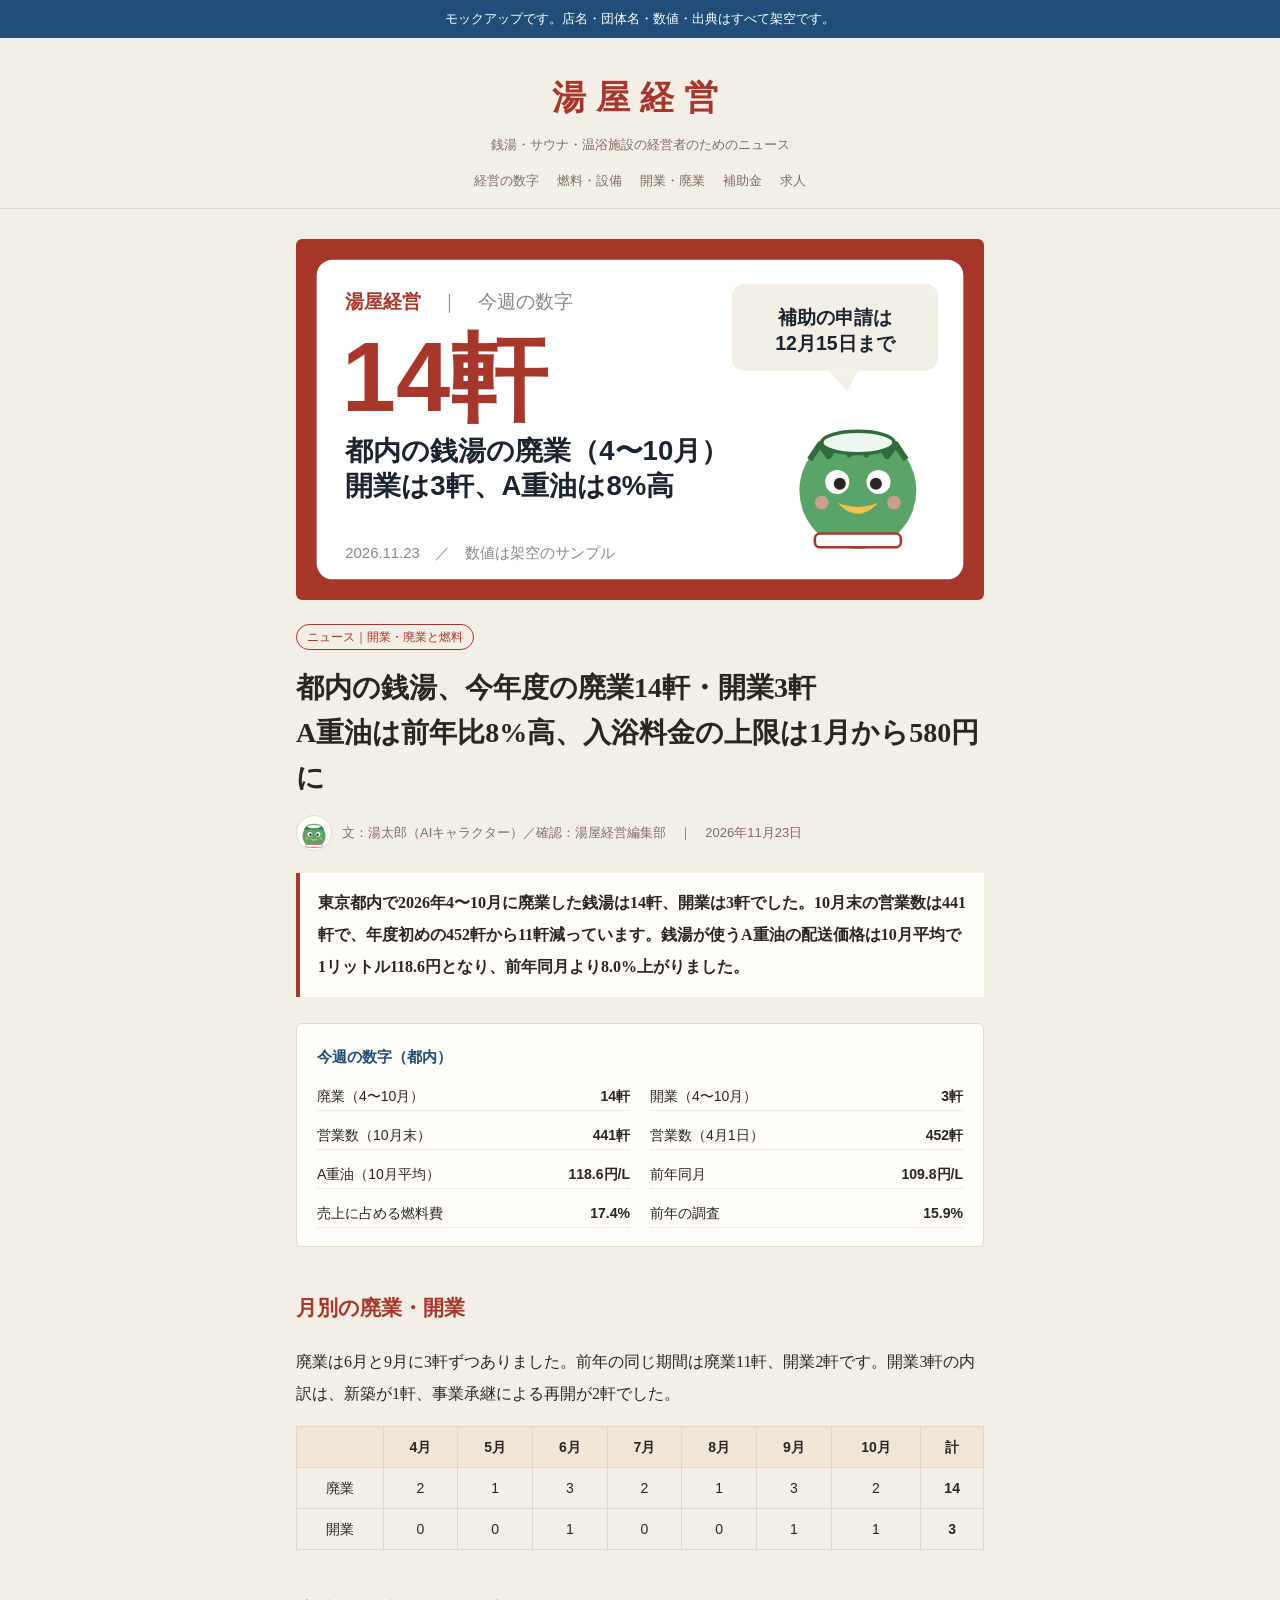
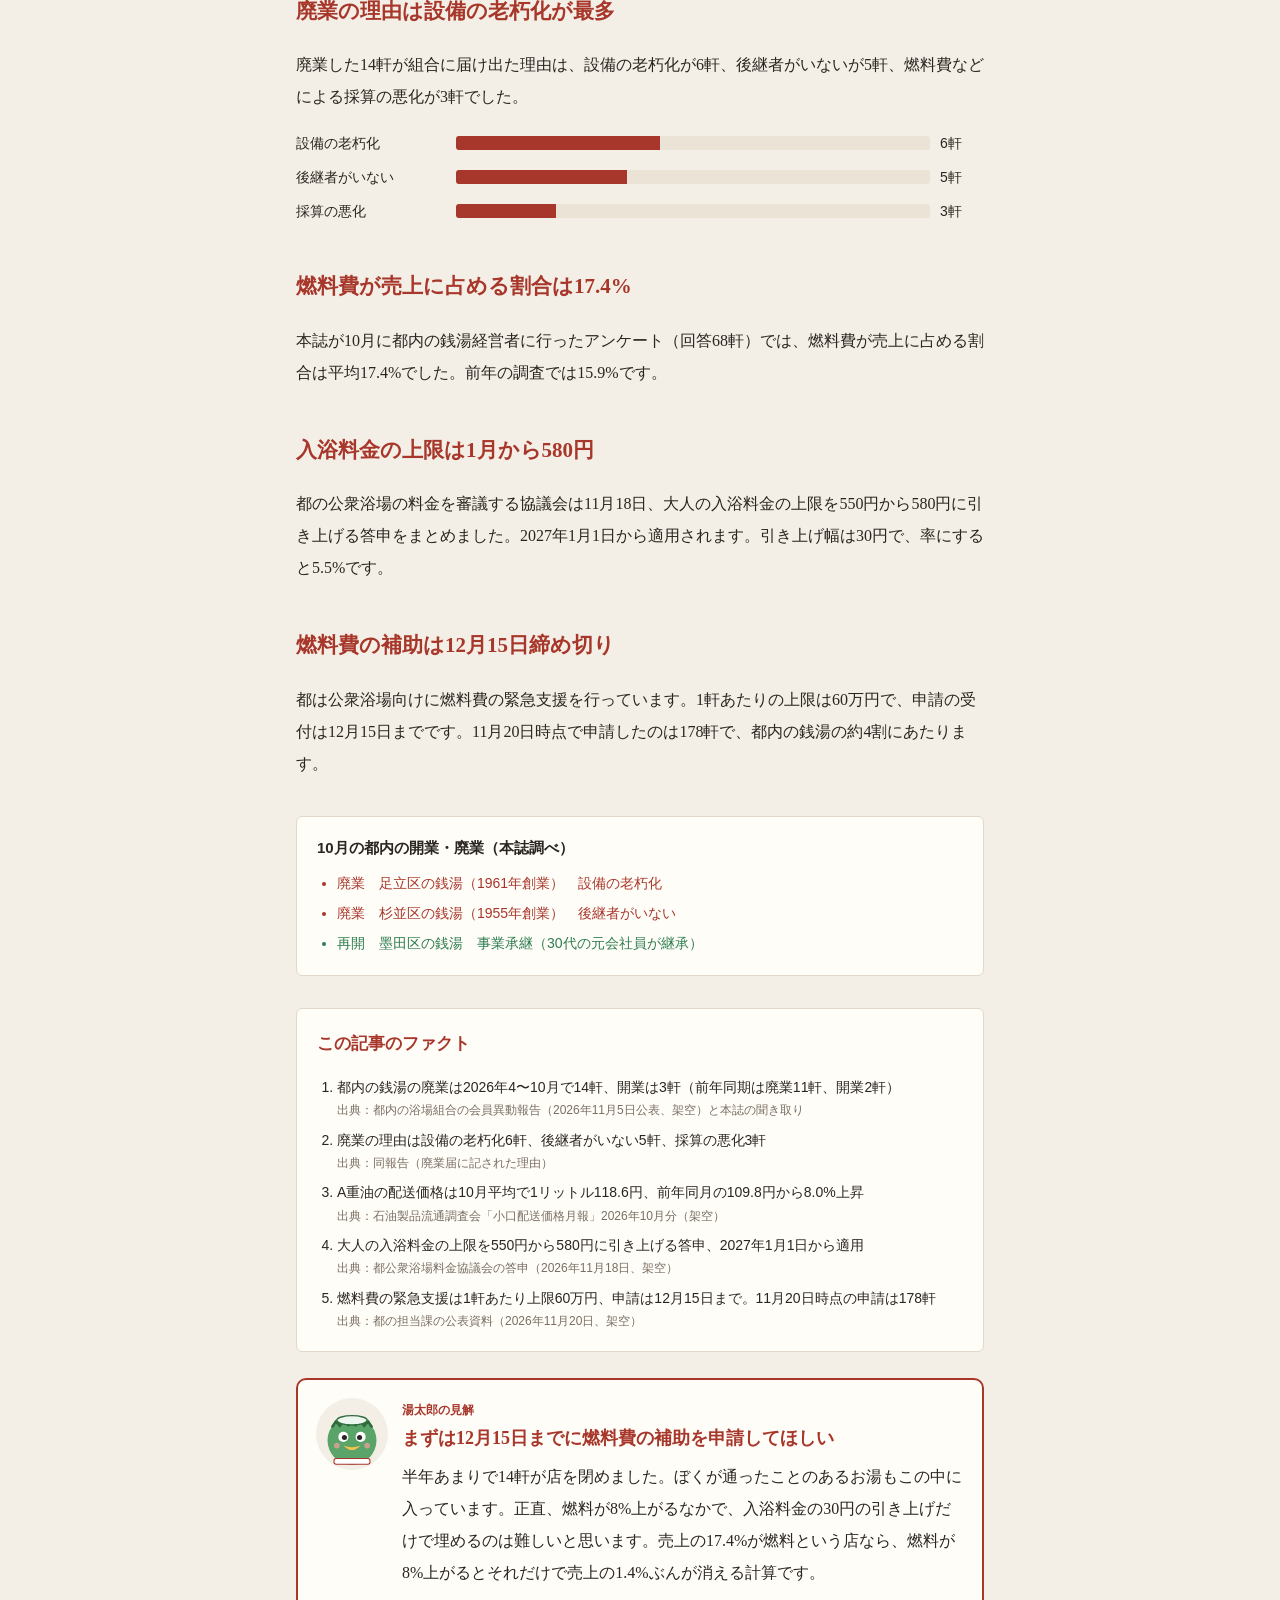
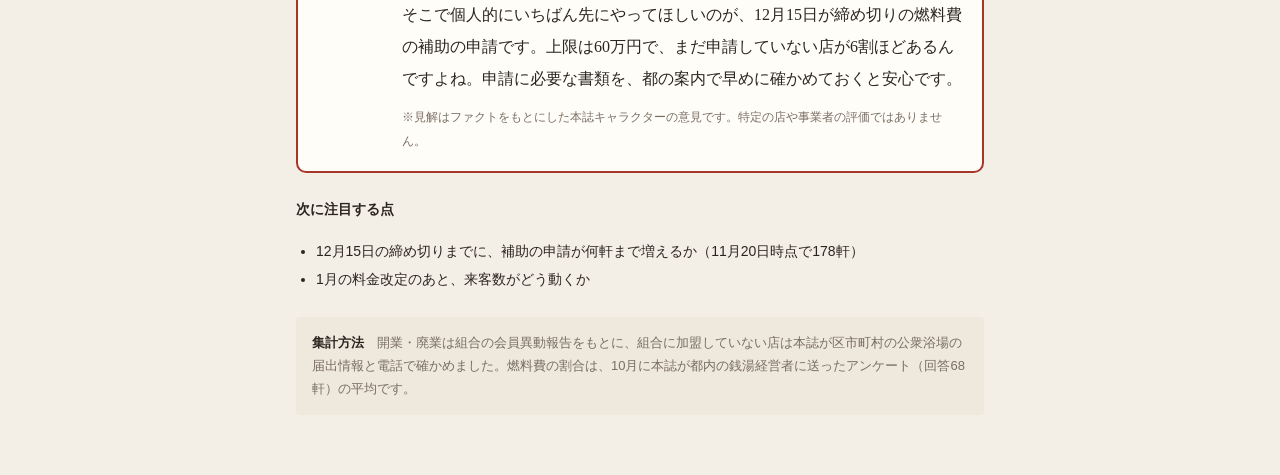
<file: 03-sento.html>
<!doctype html>
<html lang="ja">
<head>
<meta charset="utf-8">
<meta name="viewport" content="width=device-width, initial-scale=1">
<title>湯屋経営</title>
<style>
  :root{--bg:#f4efe6;--paper:#fffdf8;--ink:#2b2521;--sub:#7a6e63;--line:#e2d8c8;--accent:#a8372b;--ai:#1f4e79}
  *{box-sizing:border-box}
  body{margin:0;background:var(--bg);color:var(--ink);font-family:"Yu Mincho","Hiragino Mincho ProN","BIZ UDPMincho",serif;line-height:2}
  .mock{background:var(--ai);color:#fff;text-align:center;font-size:13px;padding:6px 16px;font-family:sans-serif}
  header{text-align:center;padding:26px 16px 14px;border-bottom:1px solid var(--line)}
  .logo{font-size:34px;font-weight:700;letter-spacing:.3em;color:var(--accent)}
  .tag{font-size:13px;color:var(--sub);font-family:sans-serif}
  nav{font-family:sans-serif;font-size:13px;color:var(--sub);display:flex;justify-content:center;gap:18px;margin-top:10px;flex-wrap:wrap}
  main{max-width:720px;margin:0 auto;padding:30px 16px 60px}
  .eyecatch{width:100%;height:auto;border-radius:6px;display:block;margin-bottom:20px}
  .cat{font-family:sans-serif;font-size:12px;color:var(--accent);border:1px solid var(--accent);display:inline-block;padding:0 10px;border-radius:20px}
  h1{font-size:28px;line-height:1.6;margin:14px 0}
  @media(max-width:560px){h1{font-size:22px}}
  .byline{display:flex;align-items:center;gap:10px;font-family:sans-serif;font-size:13px;color:var(--sub)}
  .byline img{width:36px;height:36px;flex:none;border-radius:50%;background:var(--paper);border:1px solid var(--line)}
  .lead{font-weight:700;margin:22px 0;padding:14px 18px;background:var(--paper);border-left:4px solid var(--accent)}
  .card{background:var(--paper);border:1px solid var(--line);border-radius:6px;padding:18px 20px;margin:26px 0;font-family:sans-serif}
  .card h3{margin:0 0 10px;font-size:15px;color:var(--ai)}
  .grid{display:grid;grid-template-columns:repeat(2,minmax(0,1fr));gap:10px 20px;font-size:14px}
  @media(max-width:520px){.grid{grid-template-columns:minmax(0,1fr)}}
  .grid div{display:flex;justify-content:space-between;gap:8px;border-bottom:1px dotted var(--line)}
  .grid b{font-variant-numeric:tabular-nums;white-space:nowrap}
  h2{font-size:21px;margin-top:40px;color:var(--accent)}
  .tbl{overflow-x:auto;margin:14px 0}
  .compare{font-family:sans-serif;font-size:14px;width:100%;min-width:480px;border-collapse:collapse}
  .compare th,.compare td{border:1px solid var(--line);padding:6px 8px;text-align:center;font-variant-numeric:tabular-nums}
  .compare th{background:#efe6d7}
  .bars{font-family:sans-serif;margin:12px 0}
  .row{display:grid;grid-template-columns:150px minmax(0,1fr) 44px;gap:10px;align-items:center;font-size:14px;margin:6px 0}
  @media(max-width:520px){.row{grid-template-columns:120px minmax(0,1fr) 40px}}
  .track{background:#ebe3d5;height:14px;border-radius:3px;overflow:hidden}
  .fill{height:100%;background:var(--accent)}
  .tracker{background:var(--paper);border:1px solid var(--line);border-radius:6px;padding:16px 20px;font-family:sans-serif;font-size:14px;margin-top:36px}
  .tracker h3{margin:0 0 6px;font-size:15px}
  .tracker ul{padding-left:20px;margin:0}
  .tracker li{margin:2px 0}
  .open{color:#2e7d4f}.close{color:var(--accent)}
  .facts{background:var(--paper);border:1px solid var(--line);border-radius:6px;padding:6px 20px 12px;margin-top:32px;font-family:sans-serif}
  .facts h2{font-size:17px;margin-top:12px}
  .facts ol{padding-left:20px;margin:0;font-size:14px;line-height:1.8}
  .facts li{margin:6px 0}
  .src{display:block;font-size:12px;color:var(--sub)}
  .opinion{display:grid;grid-template-columns:72px minmax(0,1fr);gap:14px;margin-top:26px;background:var(--paper);border:2px solid var(--accent);border-radius:10px;padding:18px}
  @media(max-width:420px){.opinion{grid-template-columns:minmax(0,1fr)}}
  .opinion img{width:72px;height:72px;border-radius:50%;background:var(--bg)}
  .opinion .who{font-family:sans-serif;font-size:12px;color:var(--accent);font-weight:700}
  .opinion h2{margin:2px 0 8px;font-size:18px;line-height:1.6}
  .opinion p{margin:0 0 10px;font-size:16px}
  .opinion .disc{font-family:sans-serif;font-size:12px;color:var(--sub);margin:0}
  .next{margin-top:22px;font-family:sans-serif;font-size:14px}
  .next ul{padding-left:20px}
  .method{font-family:sans-serif;font-size:13px;color:var(--sub);background:#efe8dc;padding:14px 16px;margin-top:24px;border-radius:4px;line-height:1.8}
  .method b{color:var(--ink)}
</style>
</head>
<body>
<div class="mock">モックアップです。店名・団体名・数値・出典はすべて架空です。</div>
<header>
  <div class="logo">湯屋経営</div>
  <div class="tag">銭湯・サウナ・温浴施設の経営者のためのニュース</div>
  <nav><span>経営の数字</span><span>燃料・設備</span><span>開業・廃業</span><span>補助金</span><span>求人</span></nav>
</header>

<main>
  <img class="eyecatch" src="images/eyecatch-03.svg" alt="今週の数字：都内の銭湯の廃業は4〜10月で14軒、開業は3軒">
  <span class="cat">ニュース｜開業・廃業と燃料</span>
  <h1>都内の銭湯、今年度の廃業14軒・開業3軒<br>A重油は前年比8%高、入浴料金の上限は1月から580円に</h1>
  <div class="byline"><img src="images/char-03.svg" alt="">文：湯太郎（AIキャラクター）／確認：湯屋経営編集部　｜　2026年11月23日</div>

  <p class="lead">東京都内で2026年4〜10月に廃業した銭湯は14軒、開業は3軒でした。10月末の営業数は441軒で、年度初めの452軒から11軒減っています。銭湯が使うA重油の配送価格は10月平均で1リットル118.6円となり、前年同月より8.0%上がりました。</p>

  <div class="card">
    <h3>今週の数字（都内）</h3>
    <div class="grid">
      <div>廃業（4〜10月）<b>14軒</b></div><div>開業（4〜10月）<b>3軒</b></div>
      <div>営業数（10月末）<b>441軒</b></div><div>営業数（4月1日）<b>452軒</b></div>
      <div>A重油（10月平均）<b>118.6円/L</b></div><div>前年同月<b>109.8円/L</b></div>
      <div>売上に占める燃料費<b>17.4%</b></div><div>前年の調査<b>15.9%</b></div>
    </div>
  </div>

  <h2>月別の廃業・開業</h2>
  <p>廃業は6月と9月に3軒ずつありました。前年の同じ期間は廃業11軒、開業2軒です。開業3軒の内訳は、新築が1軒、事業承継による再開が2軒でした。</p>
  <div class="tbl"><table class="compare">
    <tr><th></th><th>4月</th><th>5月</th><th>6月</th><th>7月</th><th>8月</th><th>9月</th><th>10月</th><th>計</th></tr>
    <tr><td>廃業</td><td>2</td><td>1</td><td>3</td><td>2</td><td>1</td><td>3</td><td>2</td><td><b>14</b></td></tr>
    <tr><td>開業</td><td>0</td><td>0</td><td>1</td><td>0</td><td>0</td><td>1</td><td>1</td><td><b>3</b></td></tr>
  </table></div>

  <h2>廃業の理由は設備の老朽化が最多</h2>
  <p>廃業した14軒が組合に届け出た理由は、設備の老朽化が6軒、後継者がいないが5軒、燃料費などによる採算の悪化が3軒でした。</p>
  <div class="bars">
    <div class="row"><span>設備の老朽化</span><div class="track"><div class="fill" style="width:43%"></div></div><span>6軒</span></div>
    <div class="row"><span>後継者がいない</span><div class="track"><div class="fill" style="width:36%"></div></div><span>5軒</span></div>
    <div class="row"><span>採算の悪化</span><div class="track"><div class="fill" style="width:21%"></div></div><span>3軒</span></div>
  </div>

  <h2>燃料費が売上に占める割合は17.4%</h2>
  <p>本誌が10月に都内の銭湯経営者に行ったアンケート（回答68軒）では、燃料費が売上に占める割合は平均17.4%でした。前年の調査では15.9%です。</p>

  <h2>入浴料金の上限は1月から580円</h2>
  <p>都の公衆浴場の料金を審議する協議会は11月18日、大人の入浴料金の上限を550円から580円に引き上げる答申をまとめました。2027年1月1日から適用されます。引き上げ幅は30円で、率にすると5.5%です。</p>

  <h2>燃料費の補助は12月15日締め切り</h2>
  <p>都は公衆浴場向けに燃料費の緊急支援を行っています。1軒あたりの上限は60万円で、申請の受付は12月15日までです。11月20日時点で申請したのは178軒で、都内の銭湯の約4割にあたります。</p>

  <div class="tracker">
    <h3>10月の都内の開業・廃業（本誌調べ）</h3>
    <ul>
      <li class="close">廃業　足立区の銭湯（1961年創業）　設備の老朽化</li>
      <li class="close">廃業　杉並区の銭湯（1955年創業）　後継者がいない</li>
      <li class="open">再開　墨田区の銭湯　事業承継（30代の元会社員が継承）</li>
    </ul>
  </div>

  <section class="facts">
    <h2>この記事のファクト</h2>
    <ol>
      <li>都内の銭湯の廃業は2026年4〜10月で14軒、開業は3軒（前年同期は廃業11軒、開業2軒）<span class="src">出典：都内の浴場組合の会員異動報告（2026年11月5日公表、架空）と本誌の聞き取り</span></li>
      <li>廃業の理由は設備の老朽化6軒、後継者がいない5軒、採算の悪化3軒<span class="src">出典：同報告（廃業届に記された理由）</span></li>
      <li>A重油の配送価格は10月平均で1リットル118.6円、前年同月の109.8円から8.0%上昇<span class="src">出典：石油製品流通調査会「小口配送価格月報」2026年10月分（架空）</span></li>
      <li>大人の入浴料金の上限を550円から580円に引き上げる答申、2027年1月1日から適用<span class="src">出典：都公衆浴場料金協議会の答申（2026年11月18日、架空）</span></li>
      <li>燃料費の緊急支援は1軒あたり上限60万円、申請は12月15日まで。11月20日時点の申請は178軒<span class="src">出典：都の担当課の公表資料（2026年11月20日、架空）</span></li>
    </ol>
  </section>

  <section class="opinion">
    <img src="images/char-03.svg" alt="湯太郎">
    <div>
      <div class="who">湯太郎の見解</div>
      <h2>まずは12月15日までに燃料費の補助を申請してほしい</h2>
      <p>半年あまりで14軒が店を閉めました。ぼくが通ったことのあるお湯もこの中に入っています。正直、燃料が8%上がるなかで、入浴料金の30円の引き上げだけで埋めるのは難しいと思います。売上の17.4%が燃料という店なら、燃料が8%上がるとそれだけで売上の1.4%ぶんが消える計算です。</p>
      <p>そこで個人的にいちばん先にやってほしいのが、12月15日が締め切りの燃料費の補助の申請です。上限は60万円で、まだ申請していない店が6割ほどあるんですよね。申請に必要な書類を、都の案内で早めに確かめておくと安心です。</p>
      <p class="disc">※見解はファクトをもとにした本誌キャラクターの意見です。特定の店や事業者の評価ではありません。</p>
    </div>
  </section>

  <div class="next"><b>次に注目する点</b><ul><li>12月15日の締め切りまでに、補助の申請が何軒まで増えるか（11月20日時点で178軒）</li><li>1月の料金改定のあと、来客数がどう動くか</li></ul></div>

  <div class="method"><b>集計方法</b>　開業・廃業は組合の会員異動報告をもとに、組合に加盟していない店は本誌が区市町村の公衆浴場の届出情報と電話で確かめました。燃料費の割合は、10月に本誌が都内の銭湯経営者に送ったアンケート（回答68軒）の平均です。</div>
</main>
</body>
</html>
</file>
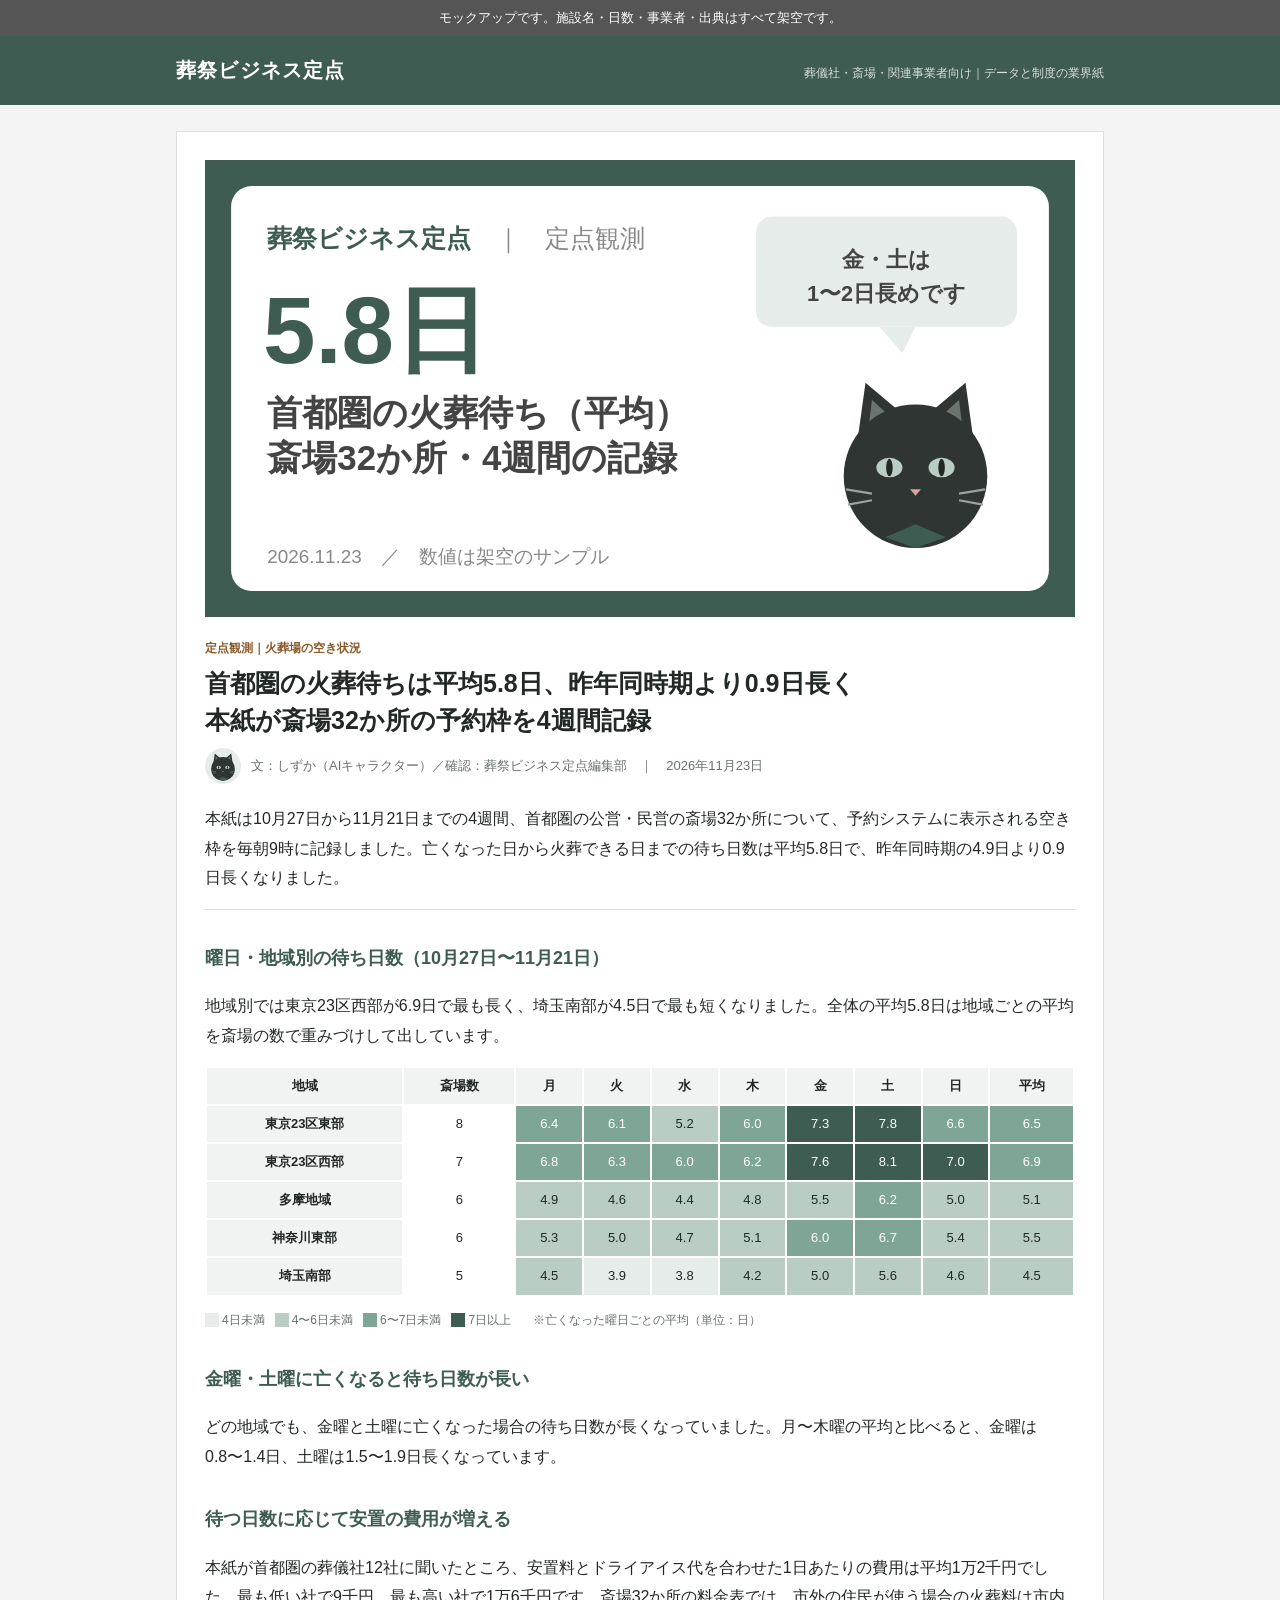
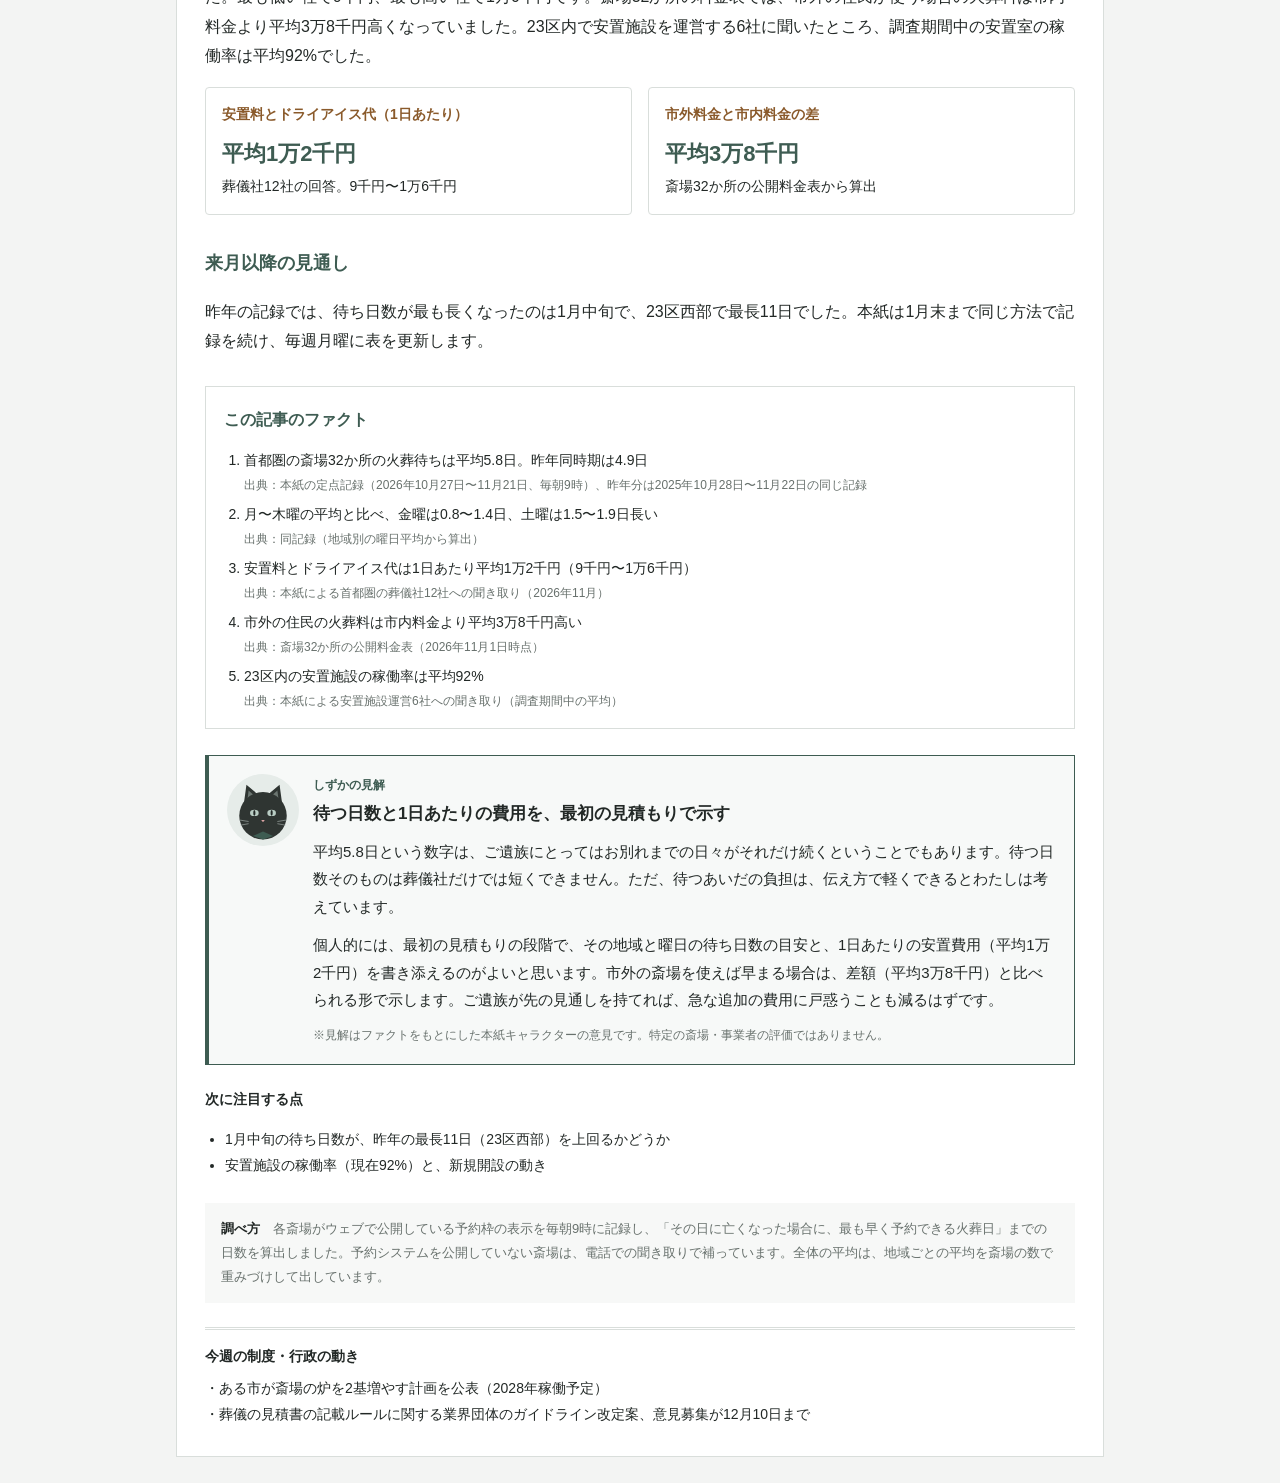
<file: 04-sosai.html>
<!doctype html>
<html lang="ja">
<head>
<meta charset="utf-8">
<meta name="viewport" content="width=device-width, initial-scale=1">
<title>葬祭ビジネス定点</title>
<style>
  :root{--bg:#f3f4f3;--paper:#fff;--ink:#222826;--sub:#68716d;--line:#d9dedb;--accent:#3e5c52;--hi:#8a5a2b;--c1:#e6ece9;--c2:#b9cdc4;--c3:#7fa596;--c4:#3e5c52}
  *{box-sizing:border-box}
  body{margin:0;background:var(--bg);color:var(--ink);font-family:"BIZ UDPGothic","Yu Gothic UI","Meiryo",sans-serif;line-height:1.85}
  .mock{background:#555;color:#fff;text-align:center;font-size:13px;padding:6px 16px}
  header{background:var(--accent);color:#fff}
  .bar{max-width:960px;margin:0 auto;padding:16px;display:flex;justify-content:space-between;align-items:baseline;flex-wrap:wrap;gap:8px}
  .logo{font-size:20px;font-weight:700;letter-spacing:.06em}
  .bar small{opacity:.8;font-size:12px}
  main{max-width:960px;margin:0 auto;padding:26px 16px}
  .paper{background:var(--paper);border:1px solid var(--line);padding:28px}
  @media(max-width:560px){main{padding:16px 10px}.paper{padding:18px 14px}}
  .eyecatch{width:100%;height:auto;display:block;margin-bottom:20px}
  .cat{font-size:12px;color:var(--hi);font-weight:700}
  h1{font-size:25px;line-height:1.5;margin:6px 0 8px}
  @media(max-width:560px){h1{font-size:21px}}
  .byline{display:flex;align-items:center;gap:10px;font-size:13px;color:var(--sub)}
  .byline img{width:36px;height:36px;flex:none;border-radius:50%;background:var(--c1)}
  .lead{font-size:16px;margin:20px 0;padding-bottom:16px;border-bottom:1px solid var(--line)}
  h2{font-size:18px;margin-top:32px;color:var(--accent)}
  .heat{overflow-x:auto;margin:12px 0}
  .heat table{border-collapse:collapse;font-size:13px;min-width:640px;width:100%}
  .heat th,.heat td{padding:6px;text-align:center;border:2px solid #fff}
  .heat th{background:#f1f3f2;font-weight:600}
  .heat td.n{font-variant-numeric:tabular-nums}
  .l1{background:var(--c1)}.l2{background:var(--c2)}.l3{background:var(--c3);color:#fff}.l4{background:var(--c4);color:#fff}
  .legend{font-size:12px;color:var(--sub);display:flex;gap:10px;align-items:center;flex-wrap:wrap}
  .legend i{display:inline-block;width:14px;height:14px;vertical-align:middle;margin-right:3px}
  .two{display:grid;grid-template-columns:repeat(2,minmax(0,1fr));gap:16px;margin:16px 0}
  @media(max-width:620px){.two{grid-template-columns:minmax(0,1fr)}}
  .box{border:1px solid var(--line);padding:14px 16px;border-radius:4px;font-size:14px}
  .box h3{margin:0 0 6px;font-size:14px;color:var(--hi)}
  .box b{font-size:22px;display:block;color:var(--accent);font-variant-numeric:tabular-nums}
  .facts{border:1px solid var(--line);padding:6px 18px 10px;margin-top:30px}
  .facts h2{margin-top:12px;font-size:16px}
  .facts ol{padding-left:20px;margin:0;font-size:14px}
  .facts li{margin:6px 0}
  .src{display:block;font-size:12px;color:var(--sub)}
  .opinion{display:grid;grid-template-columns:72px minmax(0,1fr);gap:14px;margin-top:26px;background:#f7f9f8;border:1px solid var(--accent);border-left:4px solid var(--accent);padding:18px}
  @media(max-width:420px){.opinion{grid-template-columns:minmax(0,1fr)}}
  .opinion img{width:72px;height:72px;border-radius:50%;background:var(--c1)}
  .opinion .who{font-size:12px;color:var(--accent);font-weight:700}
  .opinion h2{margin:2px 0 8px;font-size:17px;color:var(--ink)}
  .opinion p{margin:0 0 10px;font-size:15px}
  .opinion .disc{font-size:12px;color:var(--sub);margin:0}
  .next{margin-top:22px;font-size:14px}
  .next ul{padding-left:20px}
  .method{font-size:13px;color:var(--sub);background:#f7f8f7;padding:14px 16px;margin-top:24px}
  .method b{color:var(--ink)}
  .reg{margin-top:24px;border-top:3px double var(--line);padding-top:14px;font-size:14px}
  .reg h3{font-size:14px;margin:0 0 6px}
</style>
</head>
<body>
<div class="mock">モックアップです。施設名・日数・事業者・出典はすべて架空です。</div>
<header><div class="bar"><div class="logo">葬祭ビジネス定点</div><small>葬儀社・斎場・関連事業者向け｜データと制度の業界紙</small></div></header>
<main><div class="paper">
  <img class="eyecatch" src="images/eyecatch-04.svg" alt="定点観測：首都圏の火葬待ちは平均5.8日">
  <div class="cat">定点観測｜火葬場の空き状況</div>
  <h1>首都圏の火葬待ちは平均5.8日、昨年同時期より0.9日長く<br>本紙が斎場32か所の予約枠を4週間記録</h1>
  <div class="byline"><img src="images/char-04.svg" alt="">文：しずか（AIキャラクター）／確認：葬祭ビジネス定点編集部　｜　2026年11月23日</div>

  <p class="lead">本紙は10月27日から11月21日までの4週間、首都圏の公営・民営の斎場32か所について、予約システムに表示される空き枠を毎朝9時に記録しました。亡くなった日から火葬できる日までの待ち日数は平均5.8日で、昨年同時期の4.9日より0.9日長くなりました。</p>

  <h2>曜日・地域別の待ち日数（10月27日〜11月21日）</h2>
  <p>地域別では東京23区西部が6.9日で最も長く、埼玉南部が4.5日で最も短くなりました。全体の平均5.8日は地域ごとの平均を斎場の数で重みづけして出しています。</p>
  <div class="heat"><table>
    <tr><th>地域</th><th>斎場数</th><th>月</th><th>火</th><th>水</th><th>木</th><th>金</th><th>土</th><th>日</th><th>平均</th></tr>
    <tr><th>東京23区東部</th><td class="n">8</td><td class="n l3">6.4</td><td class="n l3">6.1</td><td class="n l2">5.2</td><td class="n l3">6.0</td><td class="n l4">7.3</td><td class="n l4">7.8</td><td class="n l3">6.6</td><td class="n l3">6.5</td></tr>
    <tr><th>東京23区西部</th><td class="n">7</td><td class="n l3">6.8</td><td class="n l3">6.3</td><td class="n l3">6.0</td><td class="n l3">6.2</td><td class="n l4">7.6</td><td class="n l4">8.1</td><td class="n l4">7.0</td><td class="n l3">6.9</td></tr>
    <tr><th>多摩地域</th><td class="n">6</td><td class="n l2">4.9</td><td class="n l2">4.6</td><td class="n l2">4.4</td><td class="n l2">4.8</td><td class="n l2">5.5</td><td class="n l3">6.2</td><td class="n l2">5.0</td><td class="n l2">5.1</td></tr>
    <tr><th>神奈川東部</th><td class="n">6</td><td class="n l2">5.3</td><td class="n l2">5.0</td><td class="n l2">4.7</td><td class="n l2">5.1</td><td class="n l3">6.0</td><td class="n l3">6.7</td><td class="n l2">5.4</td><td class="n l2">5.5</td></tr>
    <tr><th>埼玉南部</th><td class="n">5</td><td class="n l2">4.5</td><td class="n l1">3.9</td><td class="n l1">3.8</td><td class="n l2">4.2</td><td class="n l2">5.0</td><td class="n l2">5.6</td><td class="n l2">4.6</td><td class="n l2">4.5</td></tr>
  </table></div>
  <div class="legend"><span><i class="l1"></i>4日未満</span><span><i class="l2"></i>4〜6日未満</span><span><i class="l3"></i>6〜7日未満</span><span><i class="l4"></i>7日以上</span>　※亡くなった曜日ごとの平均（単位：日）</div>

  <h2>金曜・土曜に亡くなると待ち日数が長い</h2>
  <p>どの地域でも、金曜と土曜に亡くなった場合の待ち日数が長くなっていました。月〜木曜の平均と比べると、金曜は0.8〜1.4日、土曜は1.5〜1.9日長くなっています。</p>

  <h2>待つ日数に応じて安置の費用が増える</h2>
  <p>本紙が首都圏の葬儀社12社に聞いたところ、安置料とドライアイス代を合わせた1日あたりの費用は平均1万2千円でした。最も低い社で9千円、最も高い社で1万6千円です。斎場32か所の料金表では、市外の住民が使う場合の火葬料は市内料金より平均3万8千円高くなっていました。23区内で安置施設を運営する6社に聞いたところ、調査期間中の安置室の稼働率は平均92%でした。</p>
  <div class="two">
    <div class="box"><h3>安置料とドライアイス代（1日あたり）</h3><b>平均1万2千円</b>葬儀社12社の回答。9千円〜1万6千円</div>
    <div class="box"><h3>市外料金と市内料金の差</h3><b>平均3万8千円</b>斎場32か所の公開料金表から算出</div>
  </div>

  <h2>来月以降の見通し</h2>
  <p>昨年の記録では、待ち日数が最も長くなったのは1月中旬で、23区西部で最長11日でした。本紙は1月末まで同じ方法で記録を続け、毎週月曜に表を更新します。</p>

  <section class="facts">
    <h2>この記事のファクト</h2>
    <ol>
      <li>首都圏の斎場32か所の火葬待ちは平均5.8日。昨年同時期は4.9日<span class="src">出典：本紙の定点記録（2026年10月27日〜11月21日、毎朝9時）、昨年分は2025年10月28日〜11月22日の同じ記録</span></li>
      <li>月〜木曜の平均と比べ、金曜は0.8〜1.4日、土曜は1.5〜1.9日長い<span class="src">出典：同記録（地域別の曜日平均から算出）</span></li>
      <li>安置料とドライアイス代は1日あたり平均1万2千円（9千円〜1万6千円）<span class="src">出典：本紙による首都圏の葬儀社12社への聞き取り（2026年11月）</span></li>
      <li>市外の住民の火葬料は市内料金より平均3万8千円高い<span class="src">出典：斎場32か所の公開料金表（2026年11月1日時点）</span></li>
      <li>23区内の安置施設の稼働率は平均92%<span class="src">出典：本紙による安置施設運営6社への聞き取り（調査期間中の平均）</span></li>
    </ol>
  </section>

  <section class="opinion">
    <img src="images/char-04.svg" alt="しずか">
    <div>
      <div class="who">しずかの見解</div>
      <h2>待つ日数と1日あたりの費用を、最初の見積もりで示す</h2>
      <p>平均5.8日という数字は、ご遺族にとってはお別れまでの日々がそれだけ続くということでもあります。待つ日数そのものは葬儀社だけでは短くできません。ただ、待つあいだの負担は、伝え方で軽くできるとわたしは考えています。</p>
      <p>個人的には、最初の見積もりの段階で、その地域と曜日の待ち日数の目安と、1日あたりの安置費用（平均1万2千円）を書き添えるのがよいと思います。市外の斎場を使えば早まる場合は、差額（平均3万8千円）と比べられる形で示します。ご遺族が先の見通しを持てれば、急な追加の費用に戸惑うことも減るはずです。</p>
      <p class="disc">※見解はファクトをもとにした本紙キャラクターの意見です。特定の斎場・事業者の評価ではありません。</p>
    </div>
  </section>

  <div class="next"><b>次に注目する点</b><ul><li>1月中旬の待ち日数が、昨年の最長11日（23区西部）を上回るかどうか</li><li>安置施設の稼働率（現在92%）と、新規開設の動き</li></ul></div>

  <div class="method"><b>調べ方</b>　各斎場がウェブで公開している予約枠の表示を毎朝9時に記録し、「その日に亡くなった場合に、最も早く予約できる火葬日」までの日数を算出しました。予約システムを公開していない斎場は、電話での聞き取りで補っています。全体の平均は、地域ごとの平均を斎場の数で重みづけして出しています。</div>

  <div class="reg"><h3>今週の制度・行政の動き</h3>
    ・ある市が斎場の炉を2基増やす計画を公表（2028年稼働予定）<br>
    ・葬儀の見積書の記載ルールに関する業界団体のガイドライン改定案、意見募集が12月10日まで
  </div>
</div></main>
</body>
</html>
</file>
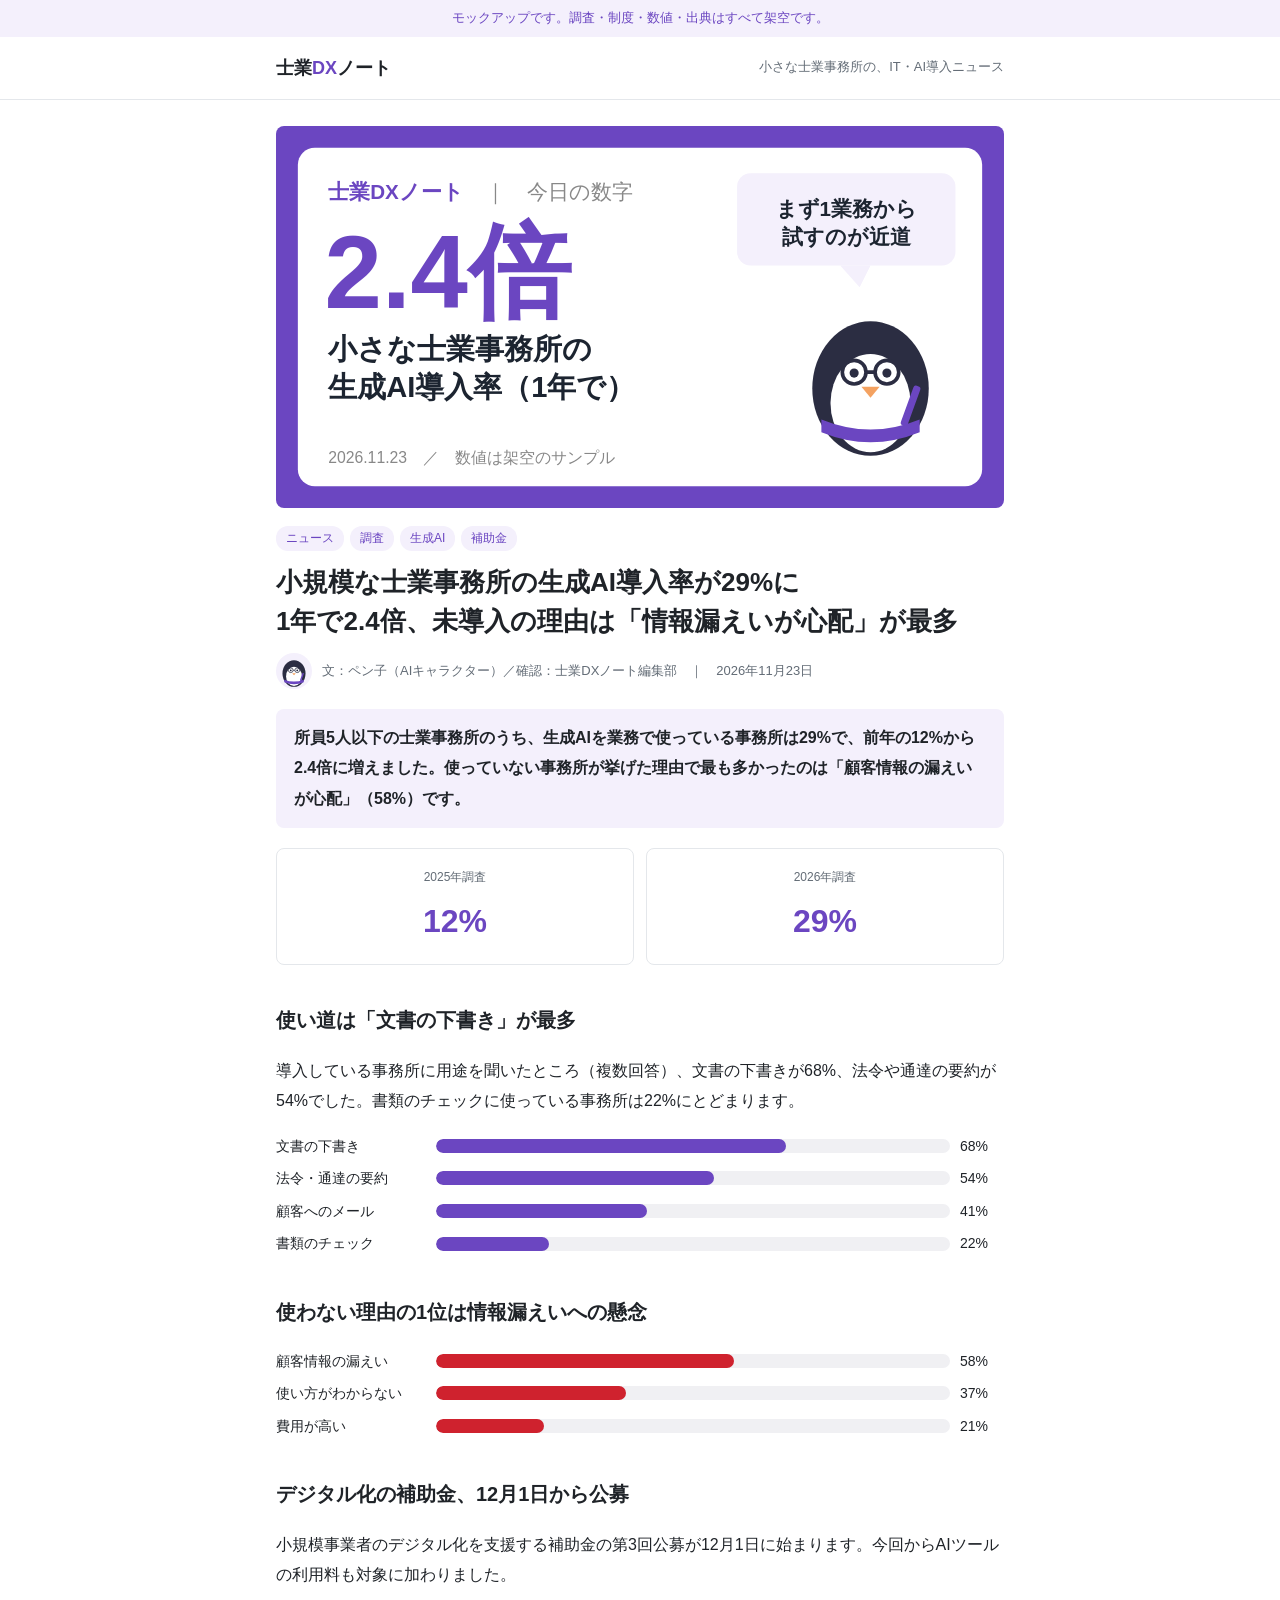
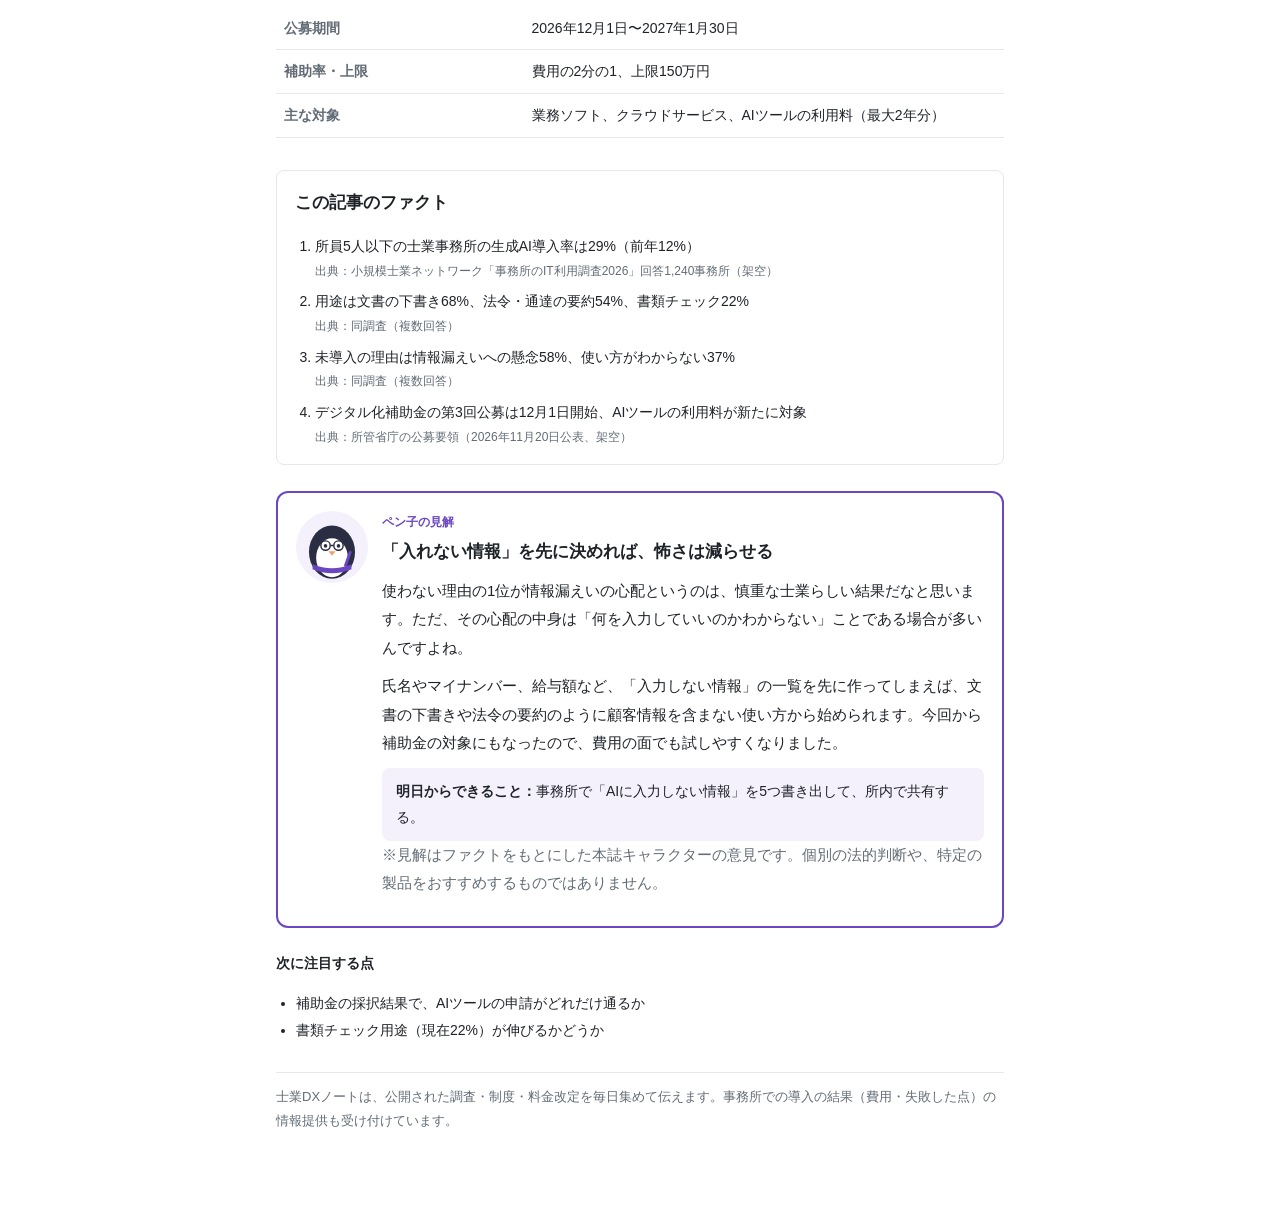
<file: 05-shigyo-ai.html>
<!doctype html>
<html lang="ja">
<head>
<meta charset="utf-8">
<meta name="viewport" content="width=device-width, initial-scale=1">
<title>士業DXノート</title>
<style>
  :root{--bg:#fff;--ink:#1f2328;--sub:#636c76;--line:#e4e7eb;--accent:#6b46c1;--soft:#f4f0fc;--ng:#cf222e}
  *{box-sizing:border-box}
  body{margin:0;background:var(--bg);color:var(--ink);font-family:"Yu Gothic UI","Hiragino Sans","Meiryo",sans-serif;line-height:1.9}
  .mock{background:var(--soft);color:var(--accent);text-align:center;font-size:13px;padding:6px 16px}
  header{border-bottom:1px solid var(--line)}
  .bar{max-width:760px;margin:0 auto;padding:14px 16px;display:flex;justify-content:space-between;align-items:center;gap:12px;flex-wrap:wrap}
  .logo{font-weight:800;font-size:18px}
  .logo span{color:var(--accent)}
  .sub{font-size:13px;color:var(--sub)}
  main{max-width:760px;margin:0 auto;padding:26px 16px 60px}
  .eyecatch{width:100%;height:auto;border-radius:8px;display:block;margin-bottom:18px}
  .tags{display:flex;gap:6px;flex-wrap:wrap}
  .tags span{font-size:12px;background:var(--soft);color:var(--accent);padding:1px 10px;border-radius:12px}
  h1{font-size:26px;line-height:1.5;margin:12px 0}
  .byline{display:flex;align-items:center;gap:10px;font-size:13px;color:var(--sub)}
  .byline img{width:36px;height:36px;border-radius:50%;background:var(--soft)}
  .lead{font-size:16px;font-weight:600;margin:20px 0;padding:14px 18px;background:var(--soft);border-radius:8px}
  h2{font-size:20px;margin-top:36px}
  .bars{margin:12px 0}
  .row{display:grid;grid-template-columns:150px 1fr 44px;gap:10px;align-items:center;font-size:14px;margin:6px 0}
  @media(max-width:520px){.row{grid-template-columns:110px 1fr 40px}}
  .track{background:#f0f0f3;height:14px;border-radius:7px;overflow:hidden}
  .fill{height:100%;background:var(--accent);border-radius:7px}
  .fill.ng{background:var(--ng)}
  .compare{display:grid;grid-template-columns:1fr 1fr;gap:12px;margin:14px 0}
  .compare div{border:1px solid var(--line);border-radius:8px;padding:12px 14px;text-align:center}
  .compare b{display:block;font-size:32px;color:var(--accent)}
  .compare span{font-size:12px;color:var(--sub)}
  table{border-collapse:collapse;width:100%;font-size:14px}
  th,td{border-bottom:1px solid var(--line);padding:8px;text-align:left}
  th{width:34%;color:var(--sub);font-weight:600}
  .facts{border:1px solid var(--line);border-radius:8px;padding:4px 18px 10px;margin-top:32px}
  .facts h2{margin-top:12px;font-size:17px}
  .facts ol{padding-left:20px;margin:0;font-size:14px}
  .facts li{margin:6px 0}
  .src{display:block;font-size:12px;color:var(--sub)}
  .opinion{display:grid;grid-template-columns:72px 1fr;gap:14px;margin-top:26px;border:2px solid var(--accent);border-radius:12px;padding:18px}
  .opinion img{width:72px;height:72px;border-radius:50%;background:var(--soft)}
  .opinion .who{font-size:12px;color:var(--accent);font-weight:700}
  .opinion h2{margin:2px 0 8px;font-size:17px}
  .opinion p{margin:0 0 10px;font-size:15px}
  .todo{background:var(--soft);border-radius:8px;padding:10px 14px;font-size:14px}
  .disc{font-size:12px;color:var(--sub)}
  .next{margin-top:22px;font-size:14px}
  .next ul{padding-left:20px}
  .foot{margin-top:28px;font-size:13px;color:var(--sub);border-top:1px solid var(--line);padding-top:12px}
</style>
</head>
<body>
<div class="mock">モックアップです。調査・制度・数値・出典はすべて架空です。</div>
<header><div class="bar"><div class="logo">士業<span>DX</span>ノート</div><div class="sub">小さな士業事務所の、IT・AI導入ニュース</div></div></header>
<main>
  <img class="eyecatch" src="images/eyecatch-05.svg" alt="今日の数字：小さな士業事務所の生成AI導入率が1年で2.4倍">
  <div class="tags"><span>ニュース</span><span>調査</span><span>生成AI</span><span>補助金</span></div>
  <h1>小規模な士業事務所の生成AI導入率が29%に<br>1年で2.4倍、未導入の理由は「情報漏えいが心配」が最多</h1>
  <div class="byline"><img src="images/char-05.svg" alt="">文：ペン子（AIキャラクター）／確認：士業DXノート編集部　｜　2026年11月23日</div>

  <p class="lead">所員5人以下の士業事務所のうち、生成AIを業務で使っている事務所は29%で、前年の12%から2.4倍に増えました。使っていない事務所が挙げた理由で最も多かったのは「顧客情報の漏えいが心配」（58%）です。</p>

  <div class="compare">
    <div><span>2025年調査</span><b>12%</b></div>
    <div><span>2026年調査</span><b>29%</b></div>
  </div>

  <h2>使い道は「文書の下書き」が最多</h2>
  <p>導入している事務所に用途を聞いたところ（複数回答）、文書の下書きが68%、法令や通達の要約が54%でした。書類のチェックに使っている事務所は22%にとどまります。</p>
  <div class="bars">
    <div class="row"><span>文書の下書き</span><div class="track"><div class="fill" style="width:68%"></div></div><span>68%</span></div>
    <div class="row"><span>法令・通達の要約</span><div class="track"><div class="fill" style="width:54%"></div></div><span>54%</span></div>
    <div class="row"><span>顧客へのメール</span><div class="track"><div class="fill" style="width:41%"></div></div><span>41%</span></div>
    <div class="row"><span>書類のチェック</span><div class="track"><div class="fill" style="width:22%"></div></div><span>22%</span></div>
  </div>

  <h2>使わない理由の1位は情報漏えいへの懸念</h2>
  <div class="bars">
    <div class="row"><span>顧客情報の漏えい</span><div class="track"><div class="fill ng" style="width:58%"></div></div><span>58%</span></div>
    <div class="row"><span>使い方がわからない</span><div class="track"><div class="fill ng" style="width:37%"></div></div><span>37%</span></div>
    <div class="row"><span>費用が高い</span><div class="track"><div class="fill ng" style="width:21%"></div></div><span>21%</span></div>
  </div>

  <h2>デジタル化の補助金、12月1日から公募</h2>
  <p>小規模事業者のデジタル化を支援する補助金の第3回公募が12月1日に始まります。今回からAIツールの利用料も対象に加わりました。</p>
  <table>
    <tr><th>公募期間</th><td>2026年12月1日〜2027年1月30日</td></tr>
    <tr><th>補助率・上限</th><td>費用の2分の1、上限150万円</td></tr>
    <tr><th>主な対象</th><td>業務ソフト、クラウドサービス、AIツールの利用料（最大2年分）</td></tr>
  </table>

  <section class="facts">
    <h2>この記事のファクト</h2>
    <ol>
      <li>所員5人以下の士業事務所の生成AI導入率は29%（前年12%）<span class="src">出典：小規模士業ネットワーク「事務所のIT利用調査2026」回答1,240事務所（架空）</span></li>
      <li>用途は文書の下書き68%、法令・通達の要約54%、書類チェック22%<span class="src">出典：同調査（複数回答）</span></li>
      <li>未導入の理由は情報漏えいへの懸念58%、使い方がわからない37%<span class="src">出典：同調査（複数回答）</span></li>
      <li>デジタル化補助金の第3回公募は12月1日開始、AIツールの利用料が新たに対象<span class="src">出典：所管省庁の公募要領（2026年11月20日公表、架空）</span></li>
    </ol>
  </section>

  <section class="opinion">
    <img src="images/char-05.svg" alt="ペン子">
    <div>
      <div class="who">ペン子の見解</div>
      <h2>「入れない情報」を先に決めれば、怖さは減らせる</h2>
      <p>使わない理由の1位が情報漏えいの心配というのは、慎重な士業らしい結果だなと思います。ただ、その心配の中身は「何を入力していいのかわからない」ことである場合が多いんですよね。</p>
      <p>氏名やマイナンバー、給与額など、「入力しない情報」の一覧を先に作ってしまえば、文書の下書きや法令の要約のように顧客情報を含まない使い方から始められます。今回から補助金の対象にもなったので、費用の面でも試しやすくなりました。</p>
      <div class="todo"><b>明日からできること：</b>事務所で「AIに入力しない情報」を5つ書き出して、所内で共有する。</div>
      <p class="disc">※見解はファクトをもとにした本誌キャラクターの意見です。個別の法的判断や、特定の製品をおすすめするものではありません。</p>
    </div>
  </section>

  <div class="next"><b>次に注目する点</b><ul><li>補助金の採択結果で、AIツールの申請がどれだけ通るか</li><li>書類チェック用途（現在22%）が伸びるかどうか</li></ul></div>

  <p class="foot">士業DXノートは、公開された調査・制度・料金改定を毎日集めて伝えます。事務所での導入の結果（費用・失敗した点）の情報提供も受け付けています。</p>
</main>
</body>
</html>
</file>
